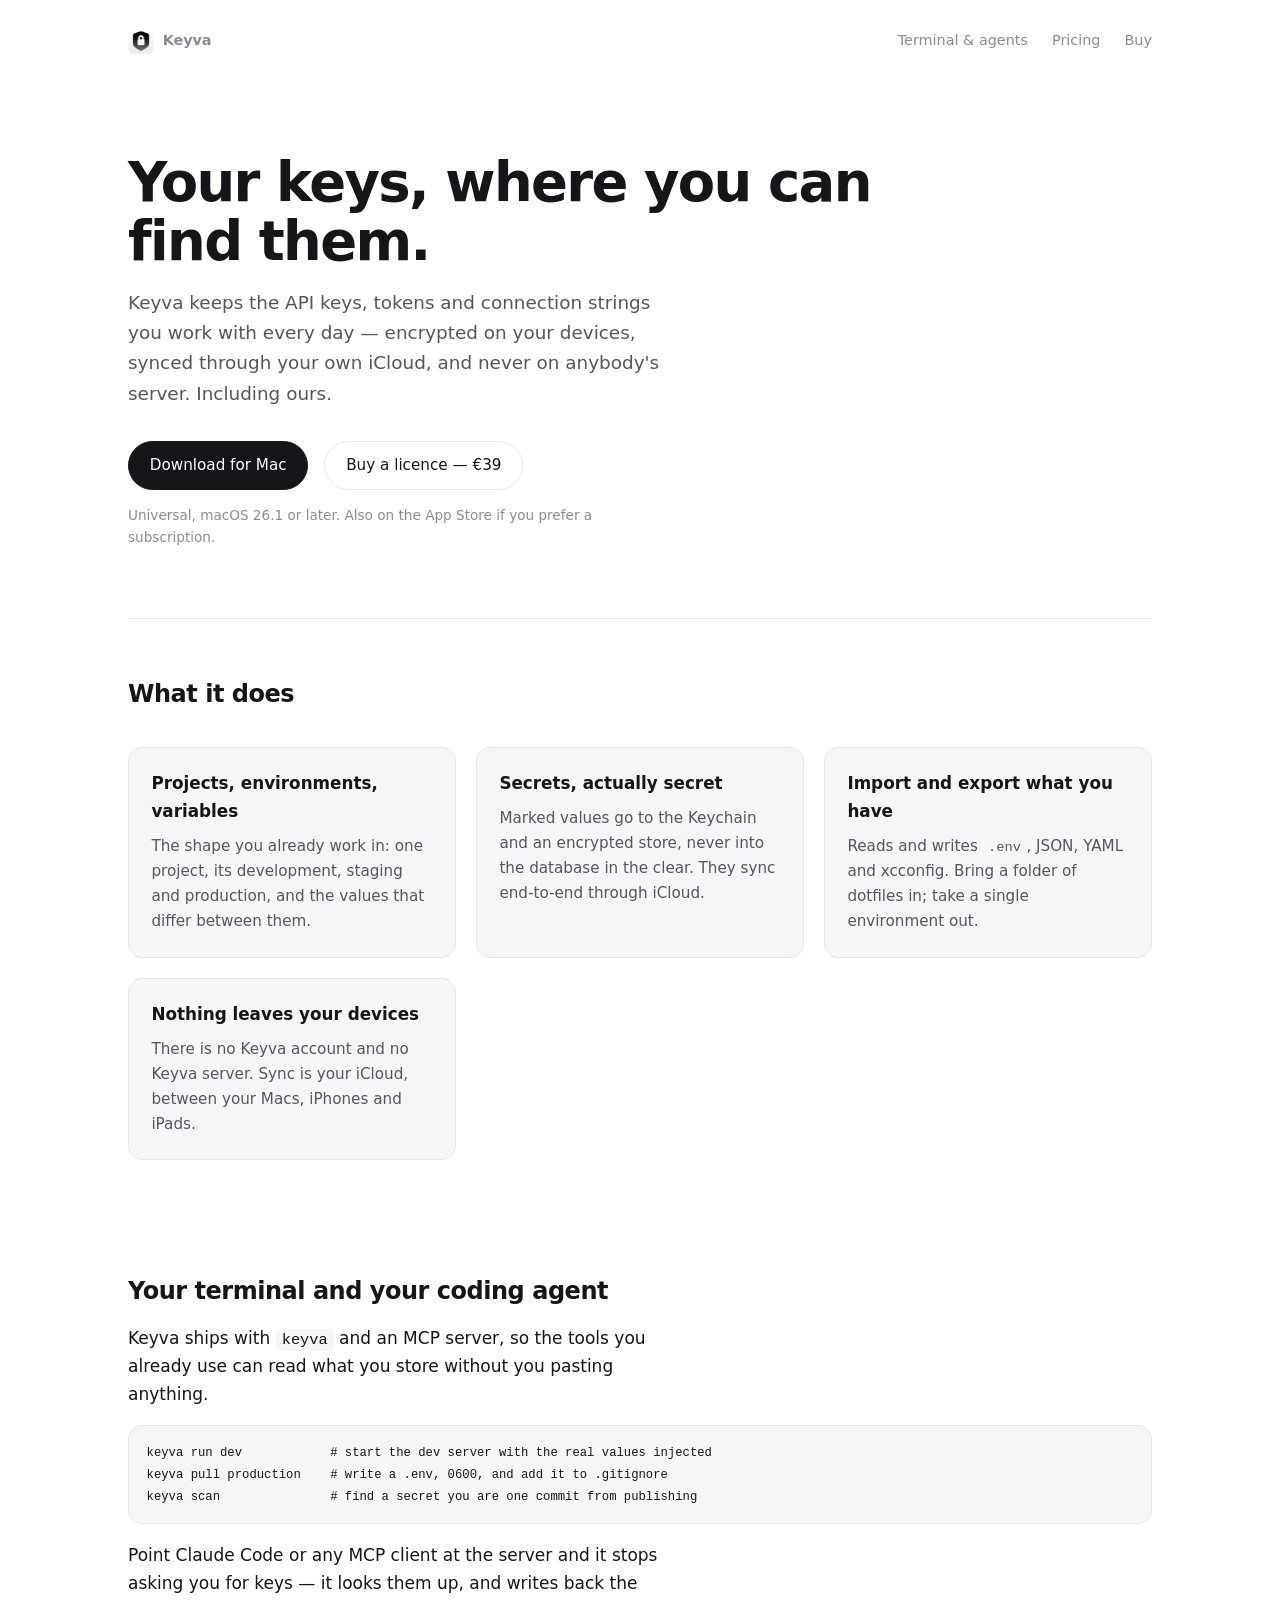
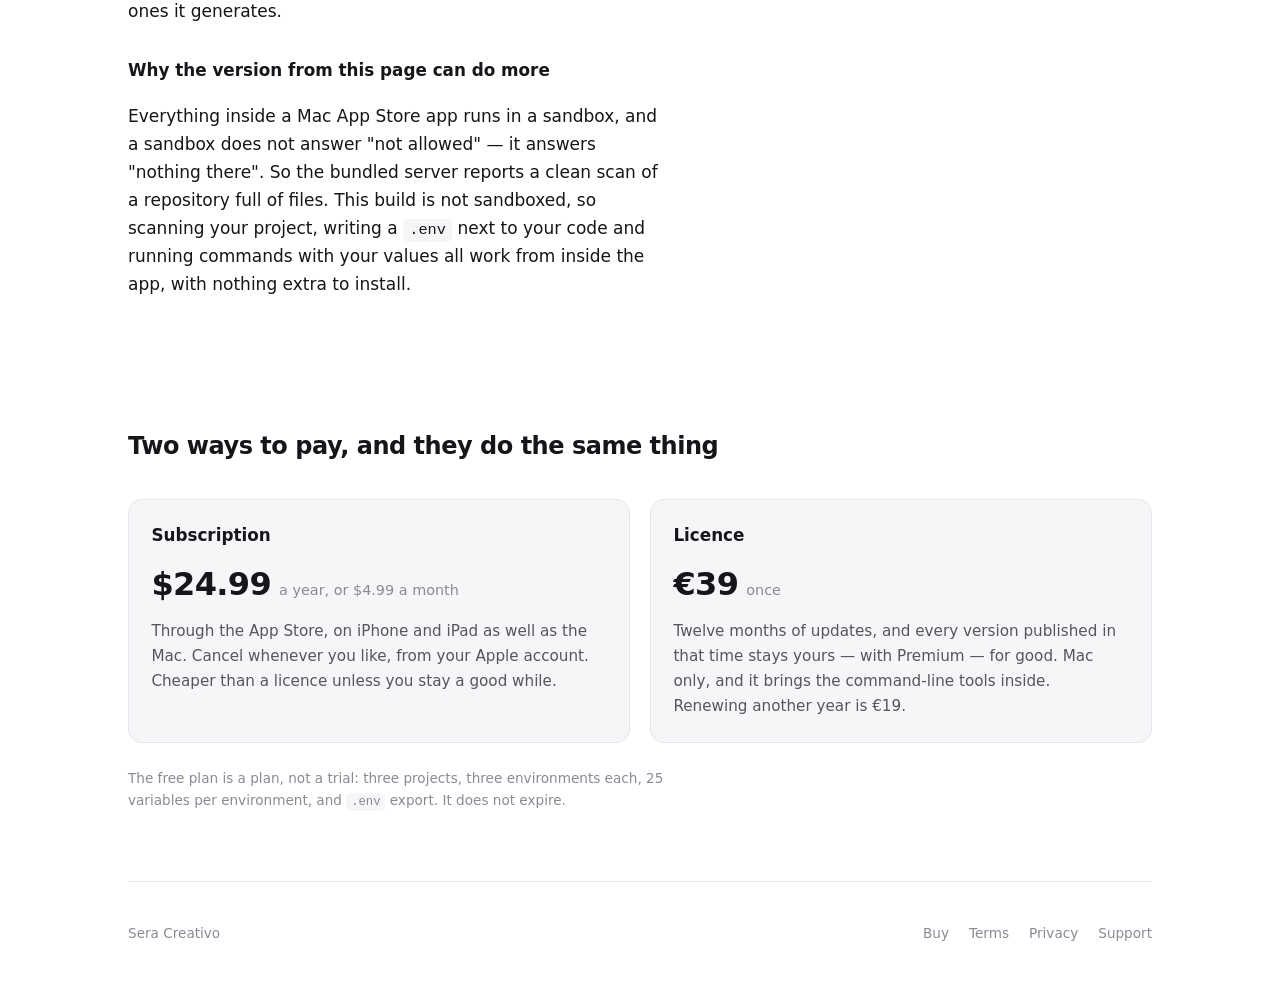
<file: index.html>
<!doctype html>
<html lang="en">
<head>
<meta charset="utf-8">
<meta name="viewport" content="width=device-width, initial-scale=1">
<title>Keyva — environment variables, kept properly</title>
<meta name="description" content="A Mac app for the API keys, tokens and connection strings you work with every day. Encrypted, synced through iCloud, and reachable from your terminal and your coding agent.">
<link rel="stylesheet" href="/style.css">
<link rel="icon" href="/icon.png">
</head>
<body>

<header class="site-head wrap">
    <a class="mark" href="/"><img src="/icon.png" alt=""> Keyva</a>
    <nav>
        <a href="#tools">Terminal &amp; agents</a>
        <a href="#pricing">Pricing</a>
        <a href="/buy/">Buy</a>
    </nav>
</header>

<div class="wrap">

<section class="hero">
    <h1>Your keys, where you can find&nbsp;them.</h1>
    <p class="lede">
        Keyva keeps the API keys, tokens and connection strings you work with every
        day — encrypted on your devices, synced through your own iCloud, and never
        on anybody's server. Including ours.
    </p>
    <div class="actions">
        <a class="button" href="/download">Download for Mac</a>
        <a class="button ghost" href="/buy/">Buy a licence — €39</a>
    </div>
    <p class="note">
        Universal, macOS 26.1 or later. Also on the App&nbsp;Store if you prefer a subscription.
    </p>
</section>

<section>
    <h2>What it does</h2>
    <div class="grid">
        <div class="card">
            <h3>Projects, environments, variables</h3>
            <p>The shape you already work in: one project, its development, staging and production, and the values that differ between them.</p>
        </div>
        <div class="card">
            <h3>Secrets, actually secret</h3>
            <p>Marked values go to the Keychain and an encrypted store, never into the database in the clear. They sync end-to-end through iCloud.</p>
        </div>
        <div class="card">
            <h3>Import and export what you have</h3>
            <p>Reads and writes <code>.env</code>, JSON, YAML and xcconfig. Bring a folder of dotfiles in; take a single environment out.</p>
        </div>
        <div class="card">
            <h3>Nothing leaves your devices</h3>
            <p>There is no Keyva account and no Keyva server. Sync is your iCloud, between your Macs, iPhones and iPads.</p>
        </div>
    </div>
</section>

<section id="tools">
    <h2>Your terminal and your coding agent</h2>
    <p>
        Keyva ships with <code>keyva</code> and an MCP server, so the tools you already
        use can read what you store without you pasting anything.
    </p>

<pre><code>keyva run dev            # start the dev server with the real values injected
keyva pull production    # write a .env, 0600, and add it to .gitignore
keyva scan               # find a secret you are one commit from publishing</code></pre>

    <p>
        Point Claude Code or any MCP client at the server and it stops asking you for
        keys — it looks them up, and writes back the ones it generates.
    </p>

    <h3>Why the version from this page can do more</h3>
    <p>
        Everything inside a Mac App Store app runs in a sandbox, and a sandbox does
        not answer "not allowed" — it answers "nothing there". So the bundled server
        reports a clean scan of a repository full of files. This build is not
        sandboxed, so scanning your project, writing a <code>.env</code> next to your
        code and running commands with your values all work from inside the app,
        with nothing extra to install.
    </p>
</section>

<section id="pricing">
    <h2>Two ways to pay, and they do the same thing</h2>
    <div class="grid">
        <div class="card">
            <h3>Subscription</h3>
            <div class="price"><strong>$24.99</strong> <span>a year, or $4.99 a month</span></div>
            <p>
                Through the App Store, on iPhone and iPad as well as the Mac.
                Cancel whenever you like, from your Apple account. Cheaper than a
                licence unless you stay a good while.
            </p>
        </div>
        <div class="card">
            <h3>Licence</h3>
            <div class="price"><strong>€39</strong> <span>once</span></div>
            <p>
                Twelve months of updates, and every version published in that time
                stays yours — with Premium — for good. Mac only, and it brings the
                command-line tools inside. Renewing another year is €19.
            </p>
        </div>
    </div>
    <p class="note" style="margin-top:1.5rem">
        The free plan is a plan, not a trial: three projects, three environments each,
        25 variables per environment, and <code>.env</code> export. It does not expire.
    </p>
</section>

</div>

<footer class="site-foot wrap">
    <span>Sera Creativo</span>
    <nav>
        <a href="/buy/">Buy</a>
        <a href="/terms/">Terms</a>
        <a href="/privacy/">Privacy</a>
        <a href="mailto:keyva@seracreativo.com">Support</a>
    </nav>
</footer>

</body>
</html>
</file>
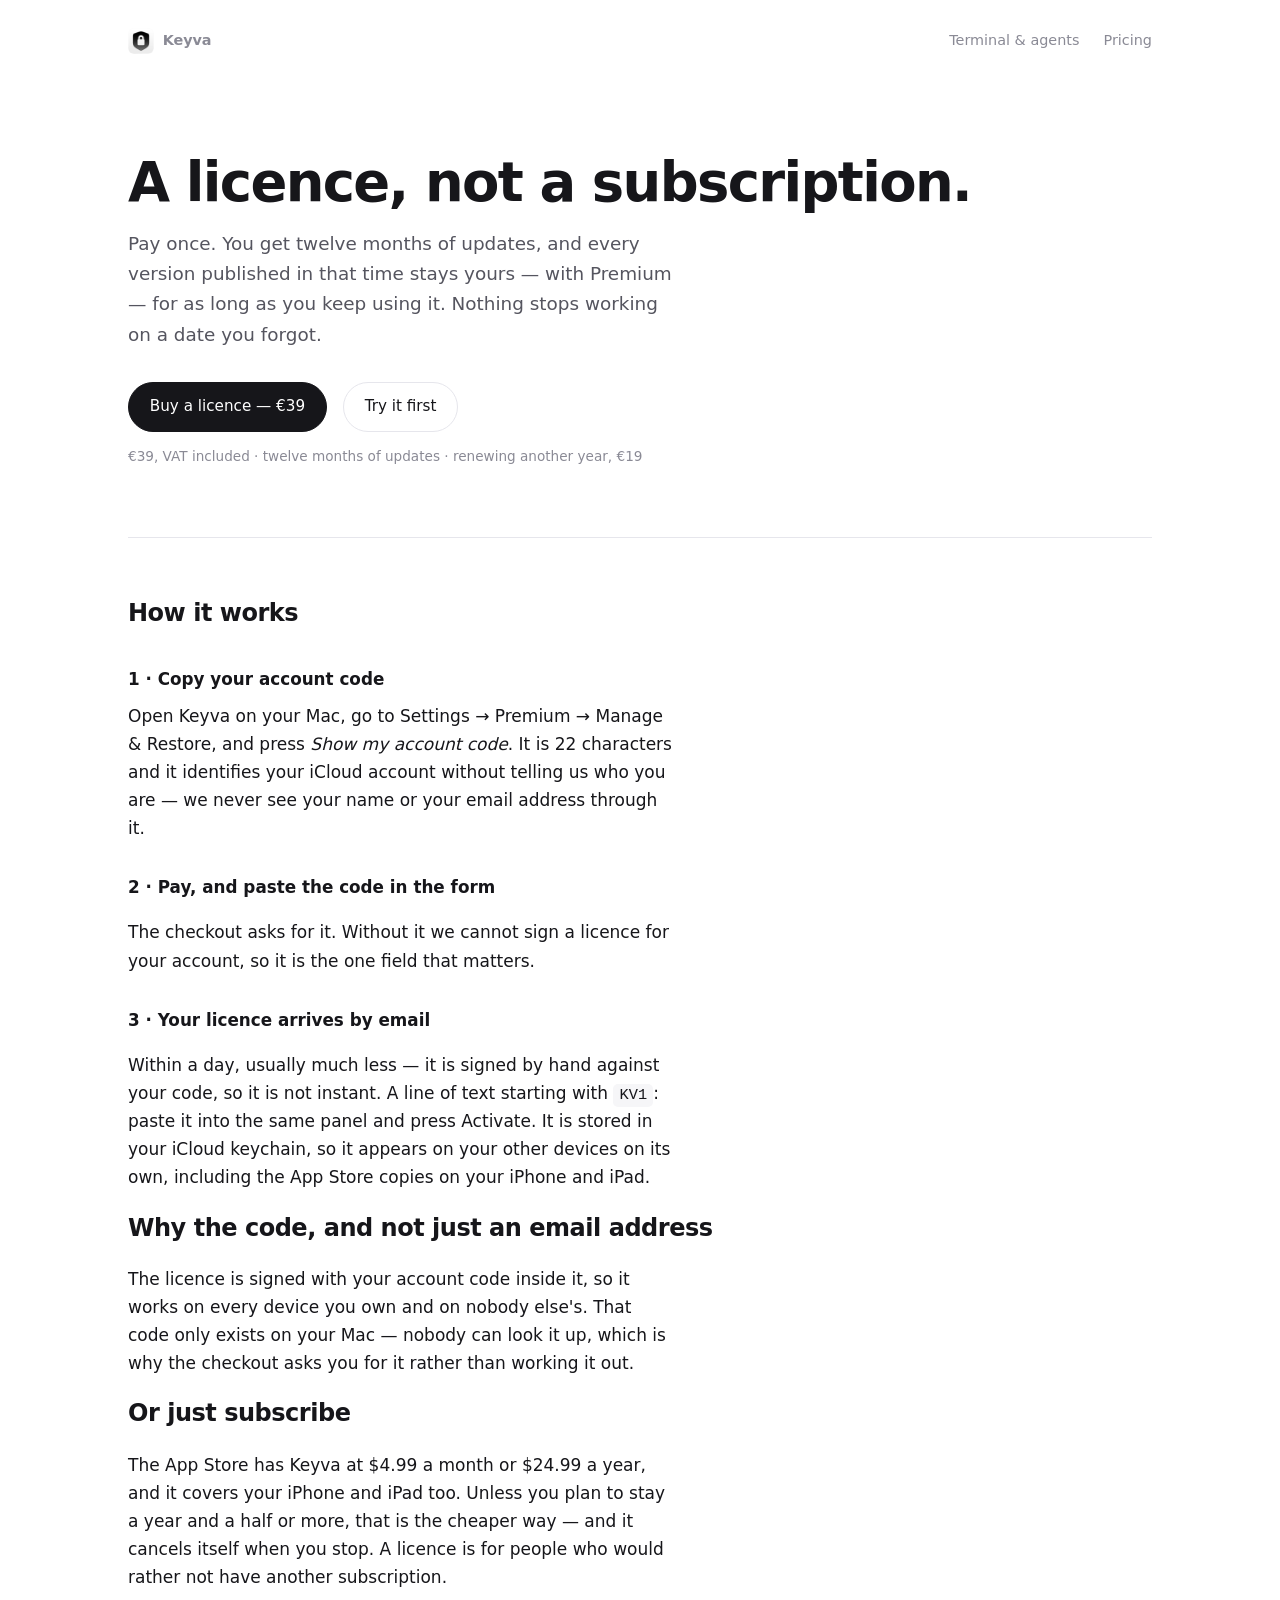
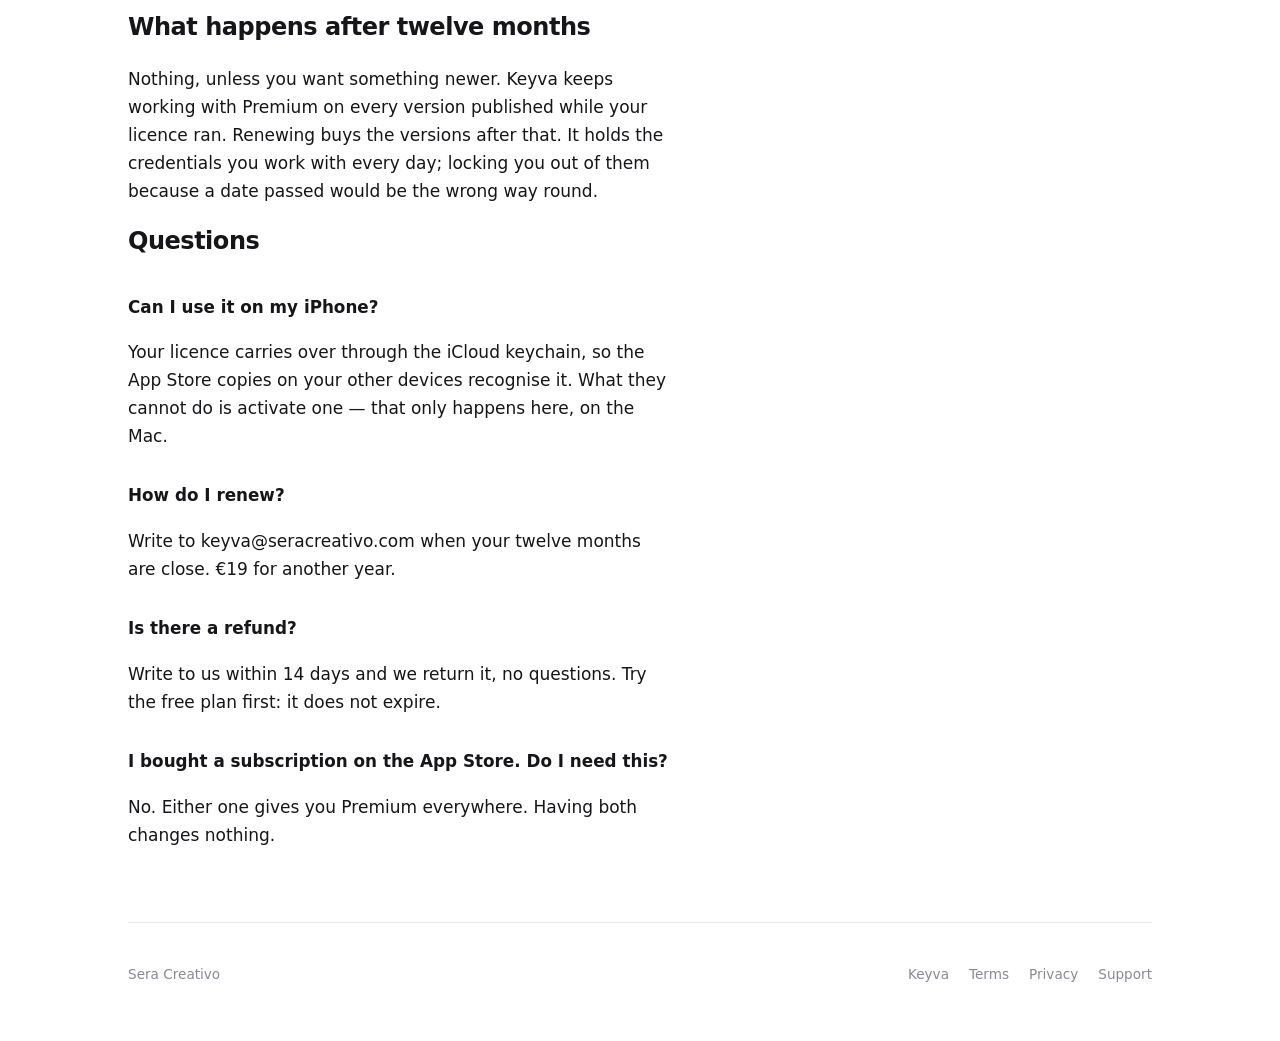
<file: buy/index.html>
<!doctype html>
<html lang="en">
<head>
<meta charset="utf-8">
<meta name="viewport" content="width=device-width, initial-scale=1">
<title>Buy Keyva — a licence, not a subscription</title>
<meta name="description" content="A one-off licence for Keyva on the Mac: twelve months of updates, and the versions it covers are yours forever.">
<link rel="stylesheet" href="/style.css">
<link rel="icon" href="/icon.png">
</head>
<body>

<header class="site-head wrap">
    <a class="mark" href="/"><img src="/icon.png" alt=""> Keyva</a>
    <nav>
        <a href="/#tools">Terminal &amp; agents</a>
        <a href="/#pricing">Pricing</a>
    </nav>
</header>

<div class="wrap">

<section class="hero">
    <h1>A licence, not a&nbsp;subscription.</h1>
    <p class="lede">
        Pay once. You get twelve months of updates, and every version published in
        that time stays yours — with Premium — for as long as you keep using it.
        Nothing stops working on a date you forgot.
    </p>
    <div class="actions">
        <a class="button" href="https://buy.stripe.com/00wdRacS96T702j9VyfrW00">Buy a licence — €39</a>
        <a class="button ghost" href="/download">Try it first</a>
    </div>
    <p class="note">€39, VAT included · twelve months of updates · renewing another year, €19</p>
</section>

<section>
    <h2>How it works</h2>

    <h3>1 · Copy your account code</h3>
    <p>
        Open Keyva on your Mac, go to Settings → Premium → Manage &amp; Restore, and
        press <em>Show my account code</em>. It is 22 characters and it identifies
        your iCloud account without telling us who you are — we never see your name
        or your email address through it.
    </p>

    <h3>2 · Pay, and paste the code in the form</h3>
    <p>
        The checkout asks for it. Without it we cannot sign a licence for your
        account, so it is the one field that matters.
    </p>

    <h3>3 · Your licence arrives by email</h3>
    <p>
        Within a day, usually much less — it is signed by hand against your code, so
        it is not instant. A line of text starting with <code>KV1</code>: paste it
        into the same panel and press Activate. It is stored in your iCloud keychain,
        so it appears on your other devices on its own, including the App Store
        copies on your iPhone and iPad.
    </p>

    <h2>Why the code, and not just an email address</h2>
    <p>
        The licence is signed with your account code inside it, so it works on every
        device you own and on nobody else's. That code only exists on your Mac —
        nobody can look it up, which is why the checkout asks you for it rather than
        working it out.
    </p>

    <h2>Or just subscribe</h2>
    <p>
        The App Store has Keyva at $4.99 a month or $24.99 a year, and it covers
        your iPhone and iPad too. Unless you plan to stay a year and a half or
        more, that is the cheaper way — and it cancels itself when you stop. A
        licence is for people who would rather not have another subscription.
    </p>

    <h2>What happens after twelve months</h2>
    <p>
        Nothing, unless you want something newer. Keyva keeps working with Premium on
        every version published while your licence ran. Renewing buys the versions
        after that. It holds the credentials you work with every day; locking you out
        of them because a date passed would be the wrong way round.
    </p>

    <h2>Questions</h2>
    <h3>Can I use it on my iPhone?</h3>
    <p>
        Your licence carries over through the iCloud keychain, so the App Store copies
        on your other devices recognise it. What they cannot do is activate one —
        that only happens here, on the Mac.
    </p>
    <h3>How do I renew?</h3>
    <p>Write to keyva@seracreativo.com when your twelve months are close. €19 for another year.</p>
    <h3>Is there a refund?</h3>
    <p>
        Write to us within 14 days and we return it, no questions. Try the free plan
        first: it does not expire.
    </p>
    <h3>I bought a subscription on the App Store. Do I need this?</h3>
    <p>No. Either one gives you Premium everywhere. Having both changes nothing.</p>
</section>

</div>

<footer class="site-foot wrap">
    <span>Sera Creativo</span>
    <nav>
        <a href="/">Keyva</a>
        <a href="/terms/">Terms</a>
        <a href="/privacy/">Privacy</a>
        <a href="mailto:keyva@seracreativo.com">Support</a>
    </nav>
</footer>

</body>
</html>
</file>
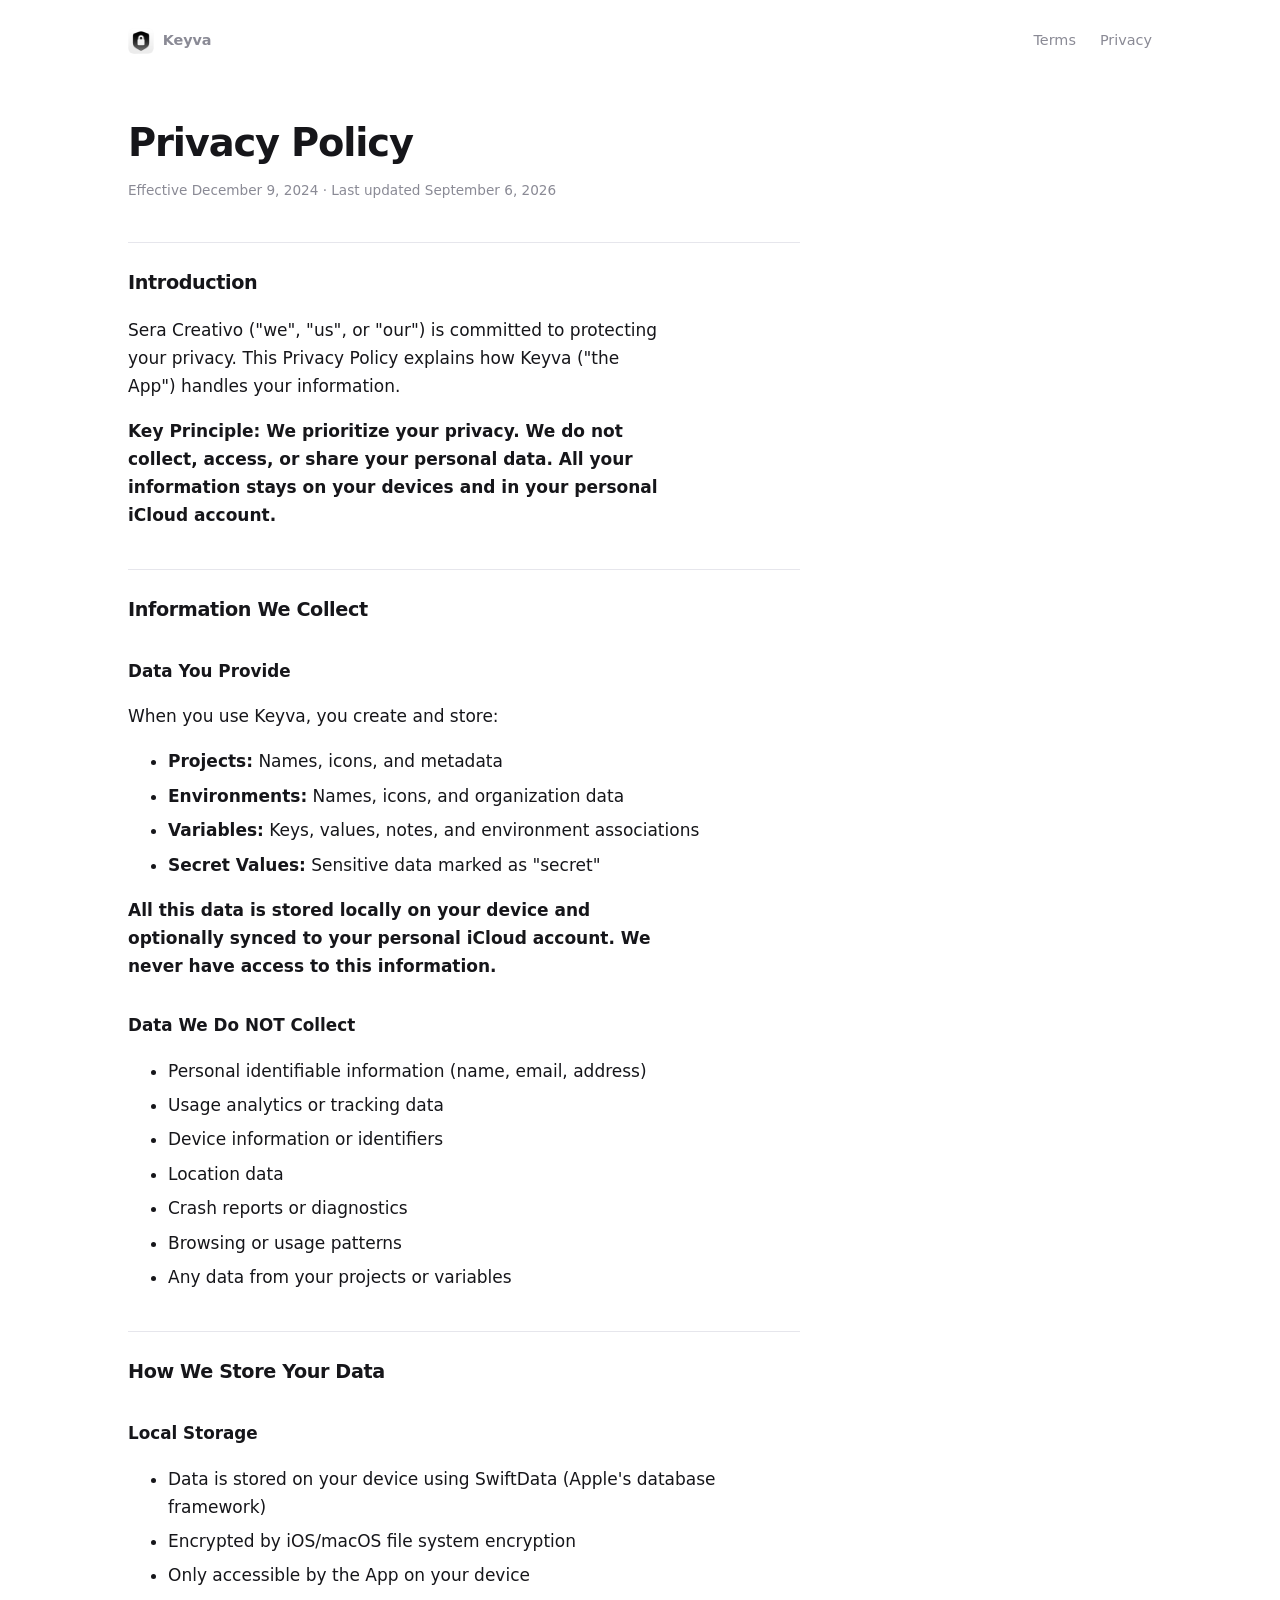
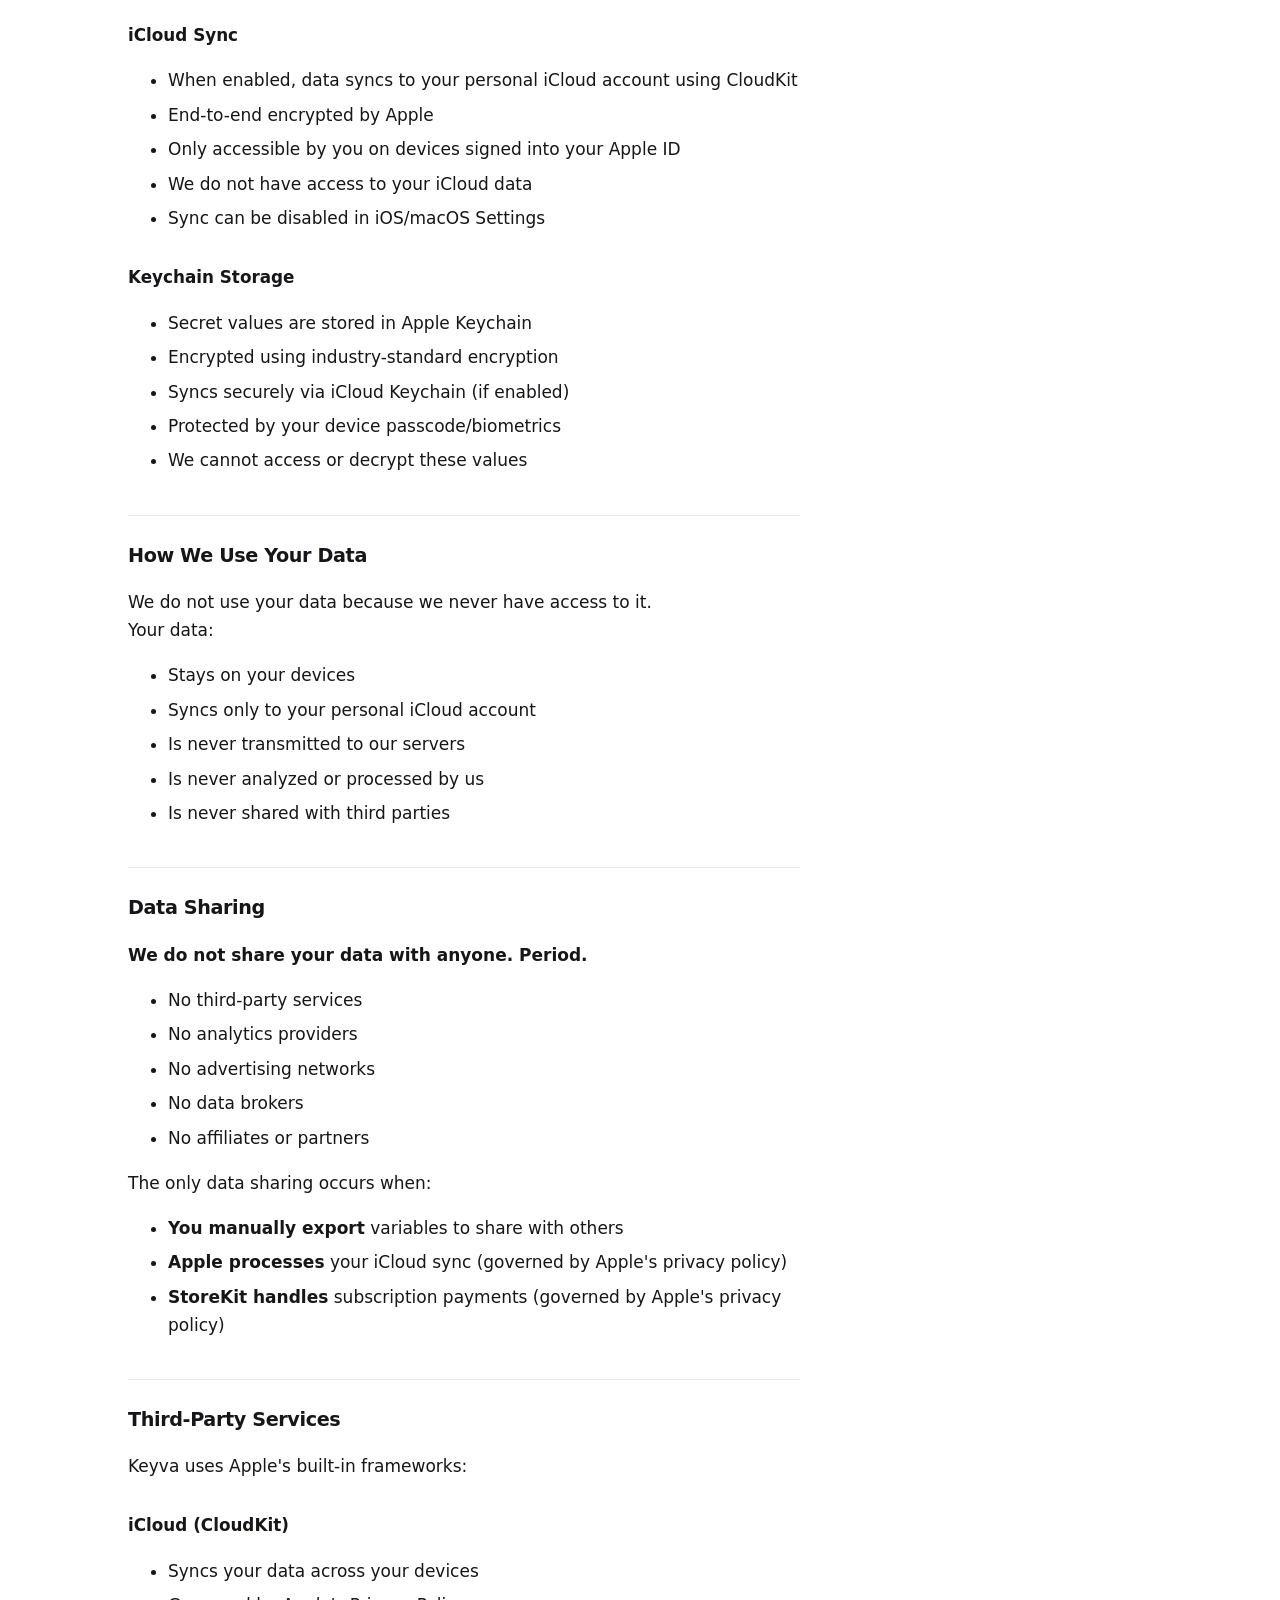
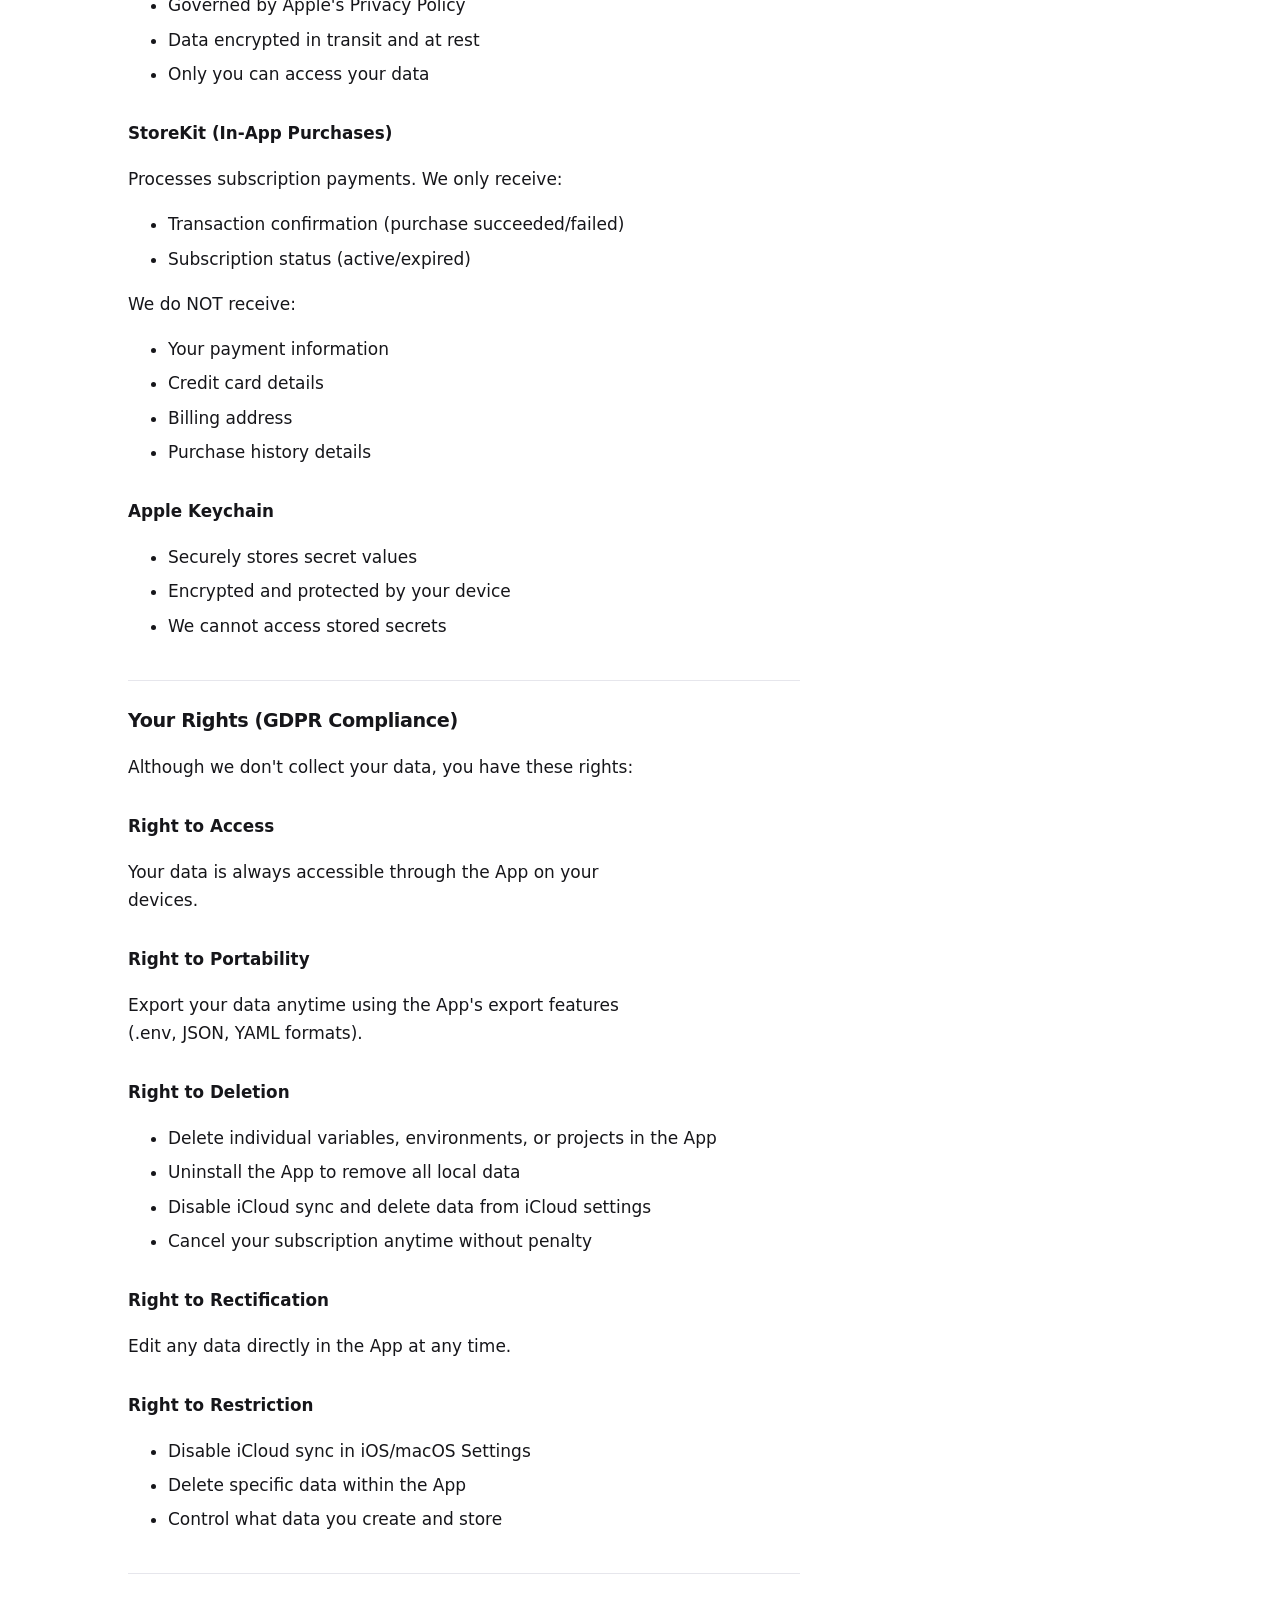
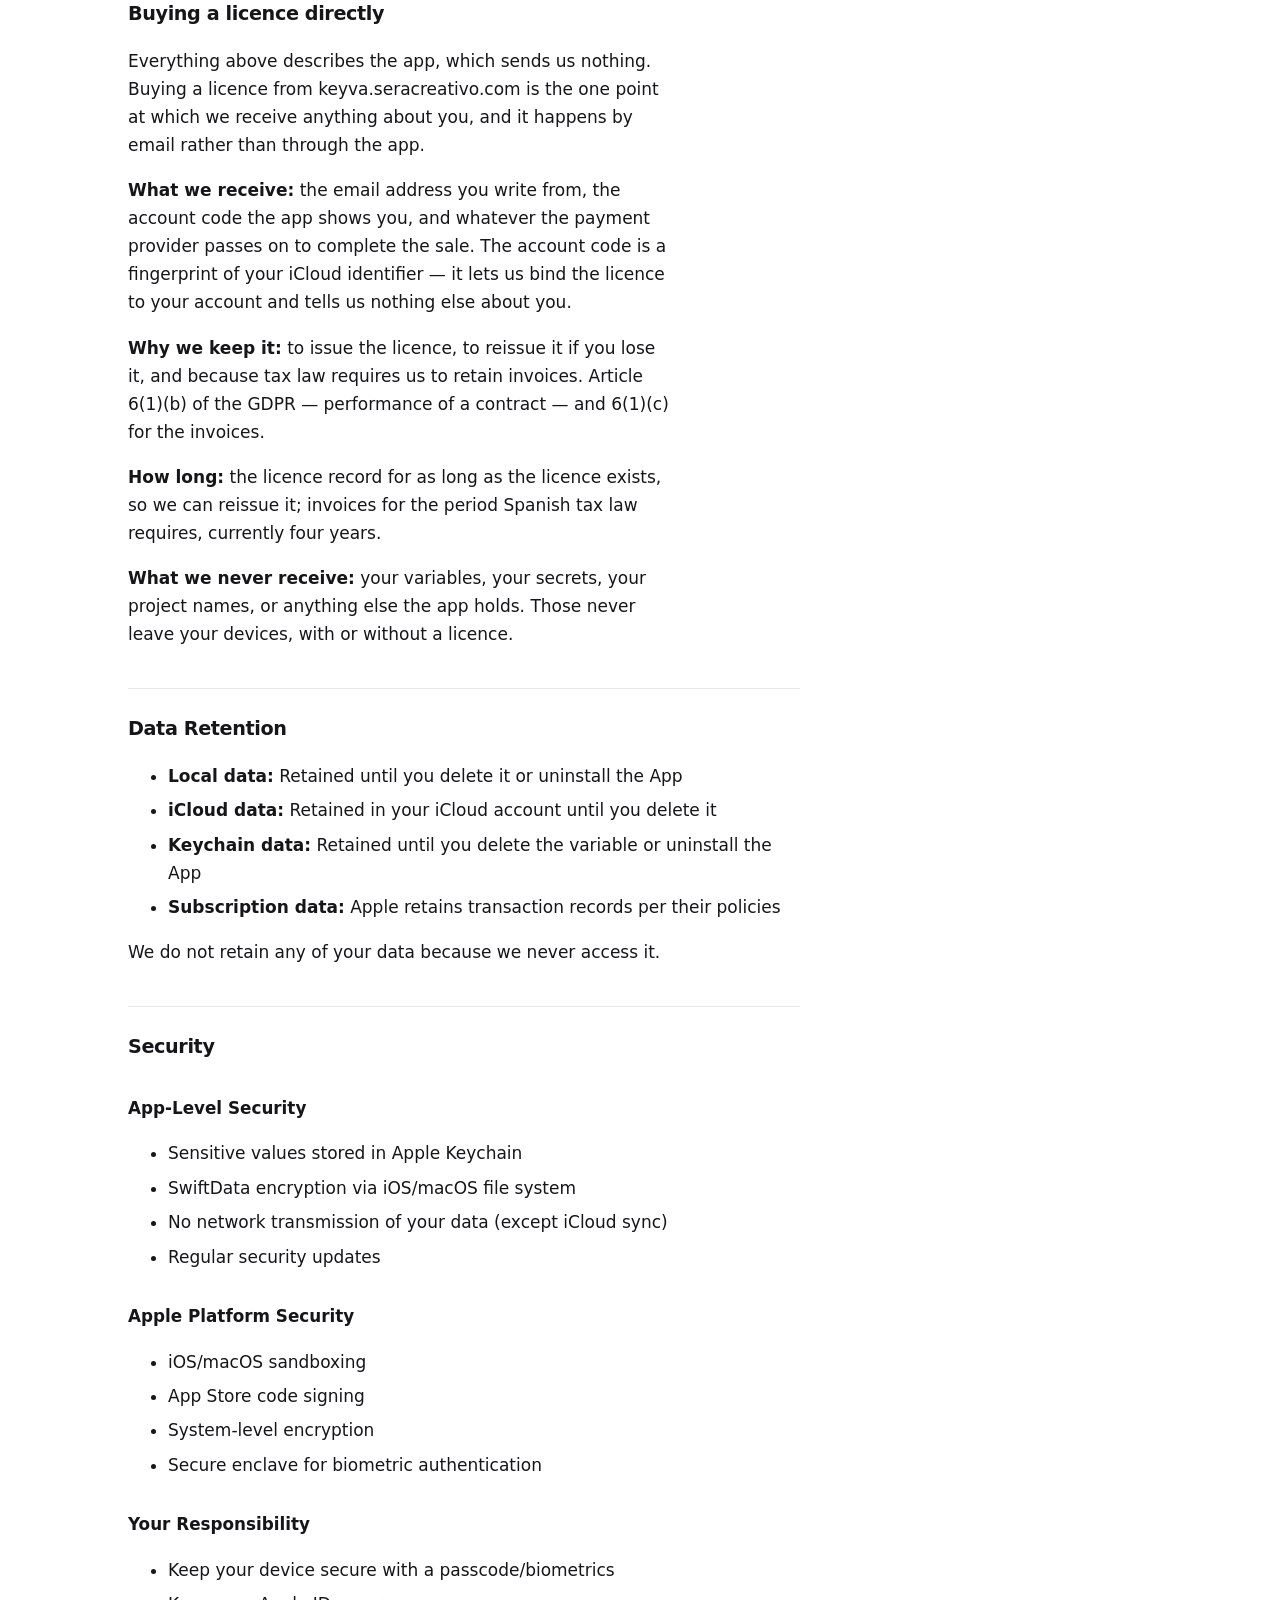
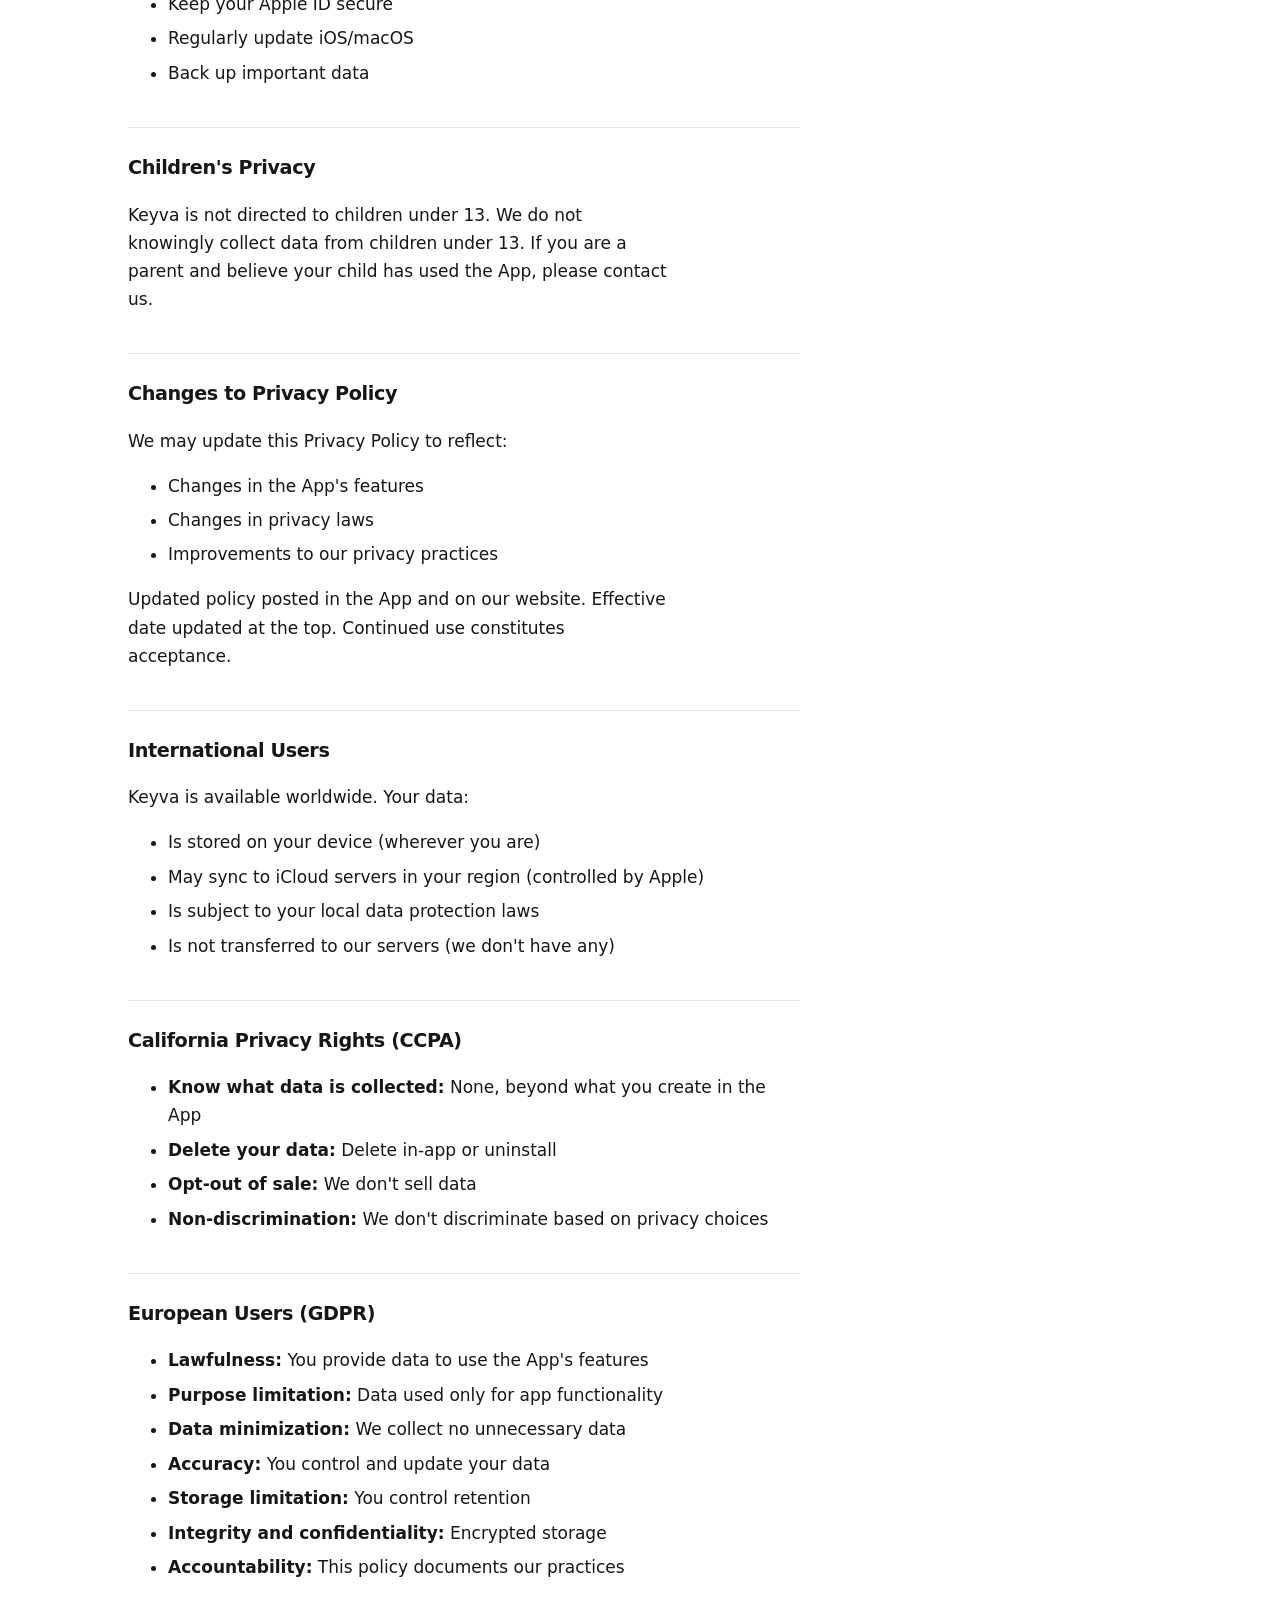
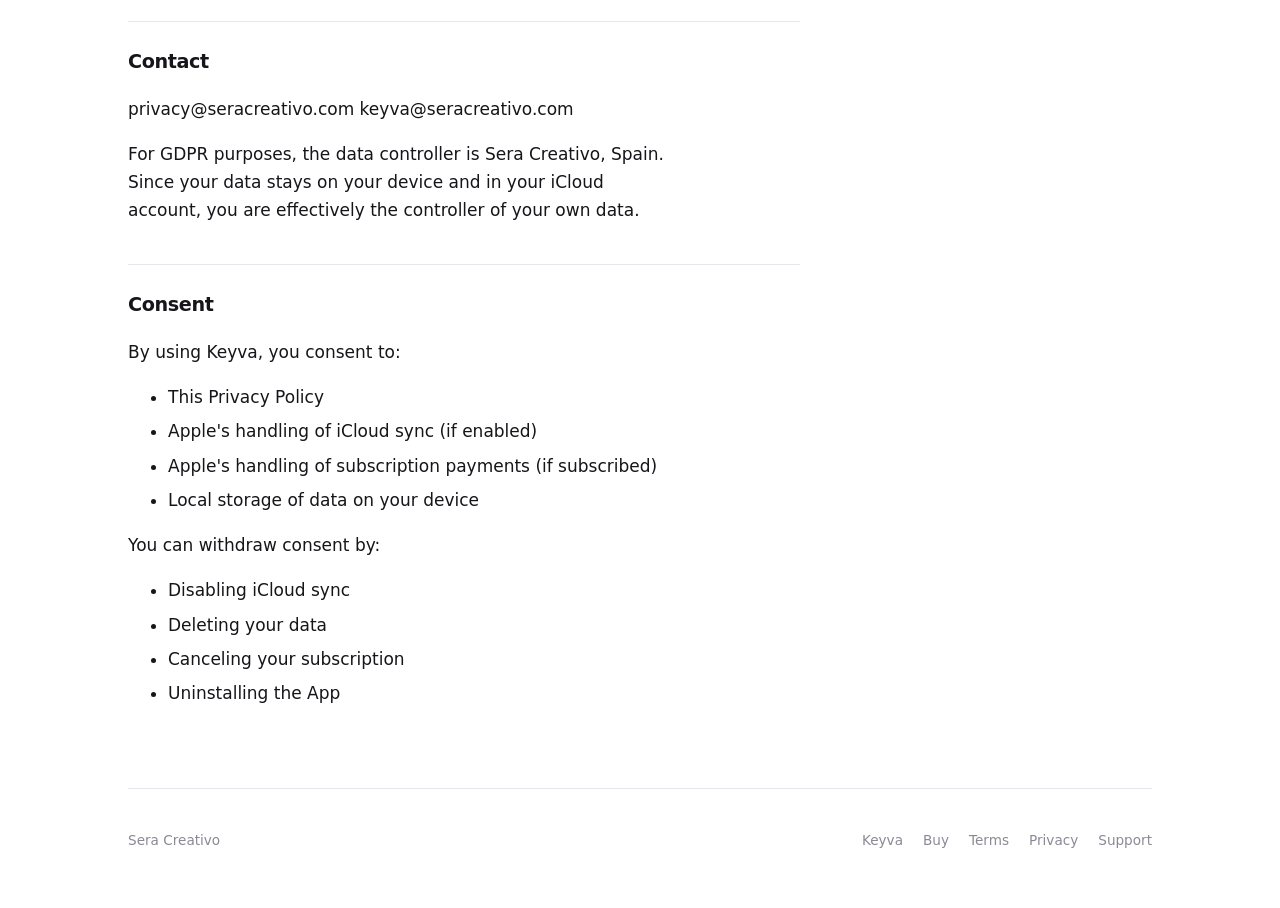
<file: privacy/index.html>
<!doctype html>
<html lang="en">
<head>
<meta charset="utf-8">
<meta name="viewport" content="width=device-width, initial-scale=1">
<title>Privacy Policy — Keyva</title>
<meta name="description" content="Privacy Policy for Keyva.">
<link rel="stylesheet" href="/style.css">
<link rel="icon" href="/icon.png">
</head>
<body>

<header class="site-head wrap">
    <a class="mark" href="/"><img src="/icon.png" alt=""> Keyva</a>
    <nav>
        <a href="/terms/">Terms</a>
        <a href="/privacy/">Privacy</a>
    </nav>
</header>

<div class="wrap">
<article class="prose">
<h1>Privacy Policy</h1>
<p class="updated">Effective December 9, 2024 · Last updated September 6, 2026</p>
<h2>Introduction</h2>
<p>Sera Creativo ("we", "us", or "our") is committed to protecting your privacy. This Privacy Policy explains how Keyva ("the App") handles your information.</p>
<p><strong> Key Principle: We prioritize your privacy. We do not collect, access, or share your personal data. All your information stays on your devices and in your personal iCloud account. </strong></p>
<h2>Information We Collect</h2>
<h3>Data You Provide</h3>
<p>When you use Keyva, you create and store:</p>
<ul>
    <li><strong>Projects:</strong> Names, icons, and metadata</li>
    <li><strong>Environments:</strong> Names, icons, and organization data</li>
    <li><strong>Variables:</strong> Keys, values, notes, and environment associations</li>
    <li><strong>Secret Values:</strong> Sensitive data marked as "secret"</li>
</ul>
<p><strong> All this data is stored locally on your device and optionally synced to your personal iCloud account. We never have access to this information. </strong></p>
<h3>Data We Do NOT Collect</h3>
<ul>
    <li>Personal identifiable information (name, email, address)</li>
    <li>Usage analytics or tracking data</li>
    <li>Device information or identifiers</li>
    <li>Location data</li>
    <li>Crash reports or diagnostics</li>
    <li>Browsing or usage patterns</li>
    <li>Any data from your projects or variables</li>
</ul>
<h2>How We Store Your Data</h2>
<h3>Local Storage</h3>
<ul>
    <li>Data is stored on your device using SwiftData (Apple's database framework)</li>
    <li>Encrypted by iOS/macOS file system encryption</li>
    <li>Only accessible by the App on your device</li>
</ul>
<h3>iCloud Sync</h3>
<ul>
    <li>When enabled, data syncs to your personal iCloud account using CloudKit</li>
    <li>End-to-end encrypted by Apple</li>
    <li>Only accessible by you on devices signed into your Apple ID</li>
    <li>We do not have access to your iCloud data</li>
    <li>Sync can be disabled in iOS/macOS Settings</li>
</ul>
<h3>Keychain Storage</h3>
<ul>
    <li>Secret values are stored in Apple Keychain</li>
    <li>Encrypted using industry-standard encryption</li>
    <li>Syncs securely via iCloud Keychain (if enabled)</li>
    <li>Protected by your device passcode/biometrics</li>
    <li>We cannot access or decrypt these values</li>
</ul>
<h2>How We Use Your Data</h2>
<p>We do not use your data because we never have access to it. Your data:</p>
<ul>
    <li>Stays on your devices</li>
    <li>Syncs only to your personal iCloud account</li>
    <li>Is never transmitted to our servers</li>
    <li>Is never analyzed or processed by us</li>
    <li>Is never shared with third parties</li>
</ul>
<h2>Data Sharing</h2>
<p><strong>We do not share your data with anyone. Period.</strong></p>
<ul>
    <li>No third-party services</li>
    <li>No analytics providers</li>
    <li>No advertising networks</li>
    <li>No data brokers</li>
    <li>No affiliates or partners</li>
</ul>
<p>The only data sharing occurs when:</p>
<ul>
    <li><strong>You manually export</strong> variables to share with others</li>
    <li><strong>Apple processes</strong> your iCloud sync (governed by Apple's privacy policy)</li>
    <li><strong>StoreKit handles</strong> subscription payments (governed by Apple's privacy policy)</li>
</ul>
<h2>Third-Party Services</h2>
<p>Keyva uses Apple's built-in frameworks:</p>
<h3>iCloud (CloudKit)</h3>
<ul>
    <li>Syncs your data across your devices</li>
    <li>Governed by Apple's Privacy Policy</li>
    <li>Data encrypted in transit and at rest</li>
    <li>Only you can access your data</li>
</ul>
<h3>StoreKit (In-App Purchases)</h3>
<p>Processes subscription payments. We only receive:</p>
<ul>
    <li>Transaction confirmation (purchase succeeded/failed)</li>
    <li>Subscription status (active/expired)</li>
</ul>
<p>We do NOT receive:</p>
<ul>
    <li>Your payment information</li>
    <li>Credit card details</li>
    <li>Billing address</li>
    <li>Purchase history details</li>
</ul>
<h3>Apple Keychain</h3>
<ul>
    <li>Securely stores secret values</li>
    <li>Encrypted and protected by your device</li>
    <li>We cannot access stored secrets</li>
</ul>
<h2>Your Rights (GDPR Compliance)</h2>
<p>Although we don't collect your data, you have these rights:</p>
<h3>Right to Access</h3>
<p>Your data is always accessible through the App on your devices.</p>
<h3>Right to Portability</h3>
<p>Export your data anytime using the App's export features (.env, JSON, YAML formats).</p>
<h3>Right to Deletion</h3>
<ul>
    <li>Delete individual variables, environments, or projects in the App</li>
    <li>Uninstall the App to remove all local data</li>
    <li>Disable iCloud sync and delete data from iCloud settings</li>
    <li>Cancel your subscription anytime without penalty</li>
</ul>
<h3>Right to Rectification</h3>
<p>Edit any data directly in the App at any time.</p>
<h3>Right to Restriction</h3>
<ul>
    <li>Disable iCloud sync in iOS/macOS Settings</li>
    <li>Delete specific data within the App</li>
    <li>Control what data you create and store</li>
</ul>
<h2>Buying a licence directly</h2>
<p>Everything above describes the app, which sends us nothing. Buying a licence
from keyva.seracreativo.com is the one point at which we receive anything about
you, and it happens by email rather than through the app.</p>
<p><strong>What we receive:</strong> the email address you write from, the account
code the app shows you, and whatever the payment provider passes on to complete the
sale. The account code is a fingerprint of your iCloud identifier — it lets us bind
the licence to your account and tells us nothing else about you.</p>
<p><strong>Why we keep it:</strong> to issue the licence, to reissue it if you lose
it, and because tax law requires us to retain invoices. Article 6(1)(b) of the GDPR
— performance of a contract — and 6(1)(c) for the invoices.</p>
<p><strong>How long:</strong> the licence record for as long as the licence exists,
so we can reissue it; invoices for the period Spanish tax law requires, currently
four years.</p>
<p><strong>What we never receive:</strong> your variables, your secrets, your
project names, or anything else the app holds. Those never leave your devices, with
or without a licence.</p>

<h2>Data Retention</h2>
<ul>
    <li><strong>Local data:</strong> Retained until you delete it or uninstall the App</li>
    <li><strong>iCloud data:</strong> Retained in your iCloud account until you delete it</li>
    <li><strong>Keychain data:</strong> Retained until you delete the variable or uninstall the App</li>
    <li><strong>Subscription data:</strong> Apple retains transaction records per their policies</li>
</ul>
<p>We do not retain any of your data because we never access it.</p>
<h2>Security</h2>
<h3>App-Level Security</h3>
<ul>
    <li>Sensitive values stored in Apple Keychain</li>
    <li>SwiftData encryption via iOS/macOS file system</li>
    <li>No network transmission of your data (except iCloud sync)</li>
    <li>Regular security updates</li>
</ul>
<h3>Apple Platform Security</h3>
<ul>
    <li>iOS/macOS sandboxing</li>
    <li>App Store code signing</li>
    <li>System-level encryption</li>
    <li>Secure enclave for biometric authentication</li>
</ul>
<h3>Your Responsibility</h3>
<ul>
    <li>Keep your device secure with a passcode/biometrics</li>
    <li>Keep your Apple ID secure</li>
    <li>Regularly update iOS/macOS</li>
    <li>Back up important data</li>
</ul>
<h2>Children's Privacy</h2>
<p>Keyva is not directed to children under 13. We do not knowingly collect data from children under 13. If you are a parent and believe your child has used the App, please contact us.</p>
<h2>Changes to Privacy Policy</h2>
<p>We may update this Privacy Policy to reflect:</p>
<ul>
    <li>Changes in the App's features</li>
    <li>Changes in privacy laws</li>
    <li>Improvements to our privacy practices</li>
</ul>
<p>Updated policy posted in the App and on our website. Effective date updated at the top. Continued use constitutes acceptance.</p>
<h2>International Users</h2>
<p>Keyva is available worldwide. Your data:</p>
<ul>
    <li>Is stored on your device (wherever you are)</li>
    <li>May sync to iCloud servers in your region (controlled by Apple)</li>
    <li>Is subject to your local data protection laws</li>
    <li>Is not transferred to our servers (we don't have any)</li>
</ul>
<h2>California Privacy Rights (CCPA)</h2>
<ul>
    <li><strong>Know what data is collected:</strong> None, beyond what you create in the App</li>
    <li><strong>Delete your data:</strong> Delete in-app or uninstall</li>
    <li><strong>Opt-out of sale:</strong> We don't sell data</li>
    <li><strong>Non-discrimination:</strong> We don't discriminate based on privacy choices</li>
</ul>
<h2>European Users (GDPR)</h2>
<ul>
    <li><strong>Lawfulness:</strong> You provide data to use the App's features</li>
    <li><strong>Purpose limitation:</strong> Data used only for app functionality</li>
    <li><strong>Data minimization:</strong> We collect no unnecessary data</li>
    <li><strong>Accuracy:</strong> You control and update your data</li>
    <li><strong>Storage limitation:</strong> You control retention</li>
    <li><strong>Integrity and confidentiality:</strong> Encrypted storage</li>
    <li><strong>Accountability:</strong> This policy documents our practices</li>
</ul>
<h2>Contact</h2>
<p>privacy@seracreativo.com keyva@seracreativo.com</p>
<p>For GDPR purposes, the data controller is Sera Creativo, Spain. Since your data stays on your device and in your iCloud account, you are effectively the controller of your own data.</p>
<h2>Consent</h2>
<p>By using Keyva, you consent to:</p>
<ul>
    <li>This Privacy Policy</li>
    <li>Apple's handling of iCloud sync (if enabled)</li>
    <li>Apple's handling of subscription payments (if subscribed)</li>
    <li>Local storage of data on your device</li>
</ul>
<p>You can withdraw consent by:</p>
<ul>
    <li>Disabling iCloud sync</li>
    <li>Deleting your data</li>
    <li>Canceling your subscription</li>
    <li>Uninstalling the App</li>
</ul>
</article>
</div>

<footer class="site-foot wrap">
    <span>Sera Creativo</span>
    <nav>
        <a href="/">Keyva</a>
        <a href="/buy/">Buy</a>
        <a href="/terms/">Terms</a>
        <a href="/privacy/">Privacy</a>
        <a href="mailto:keyva@seracreativo.com">Support</a>
    </nav>
</footer>

</body>
</html>
</file>
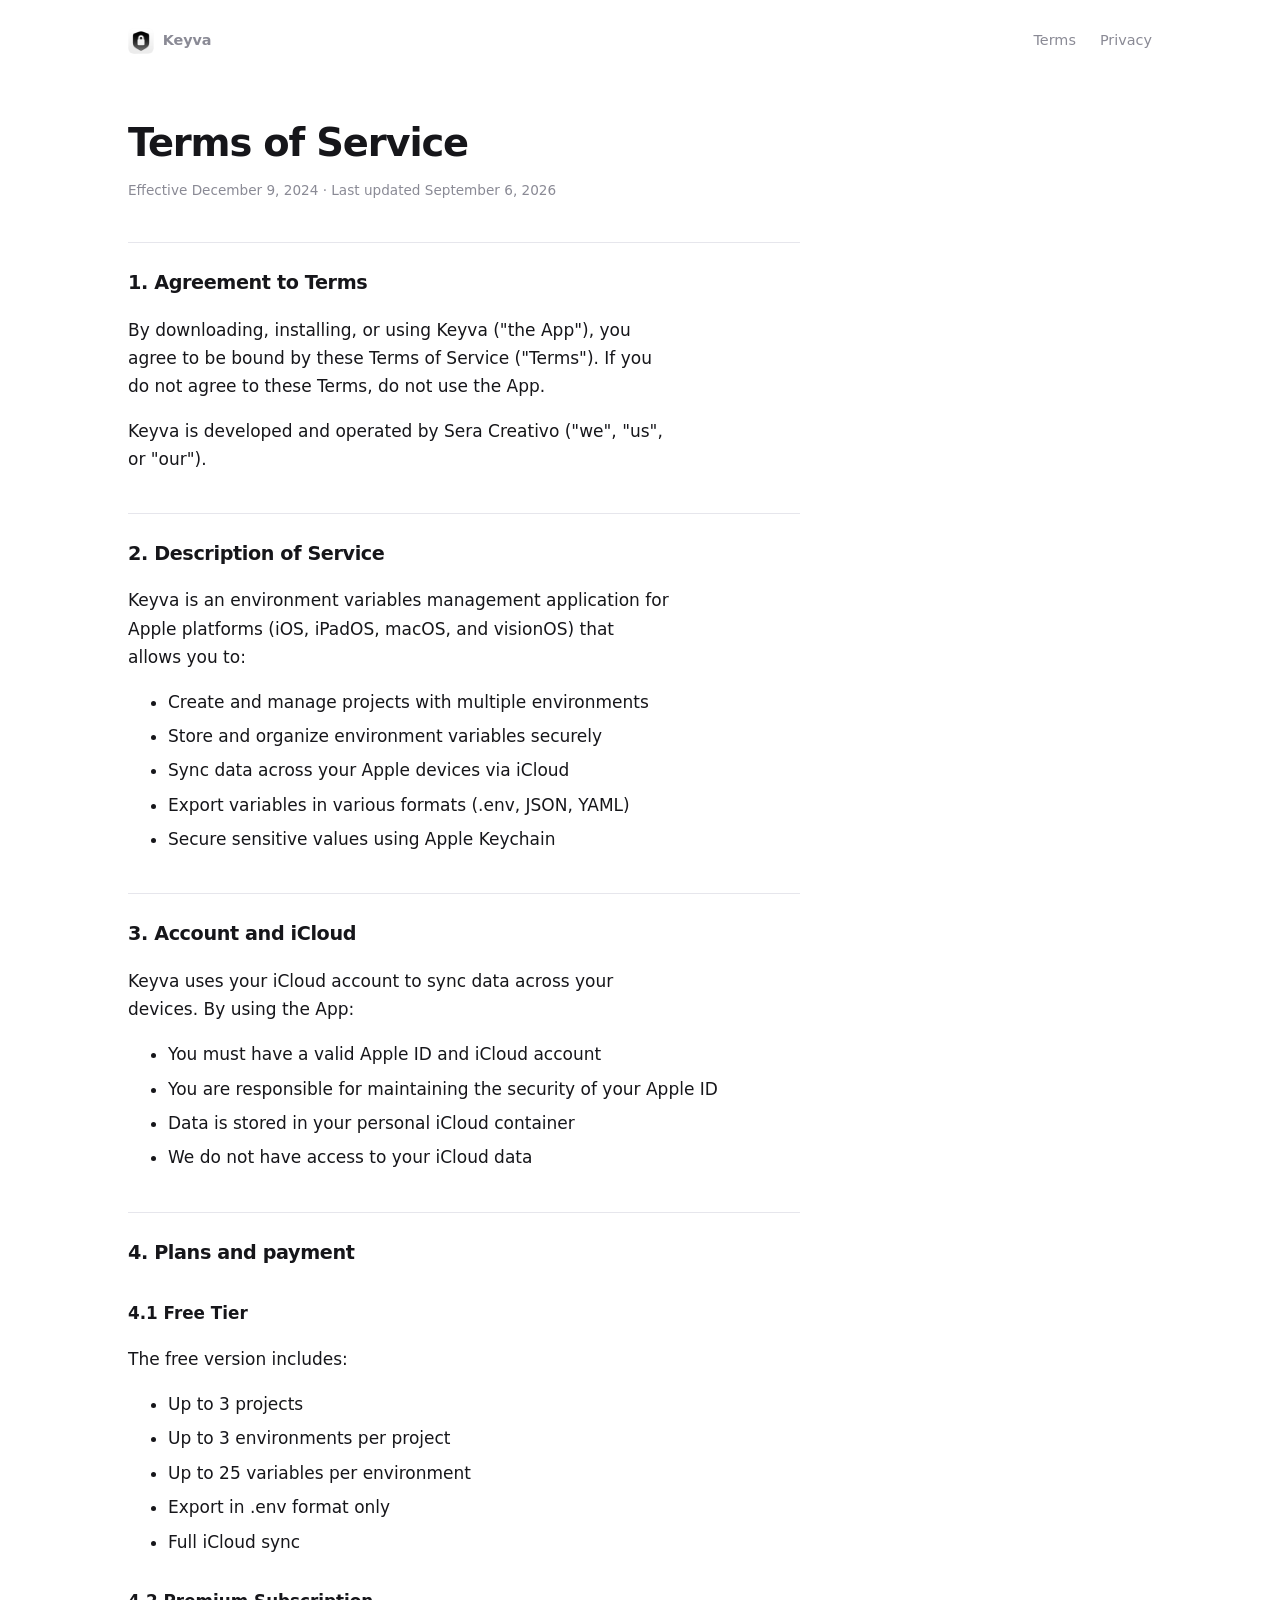
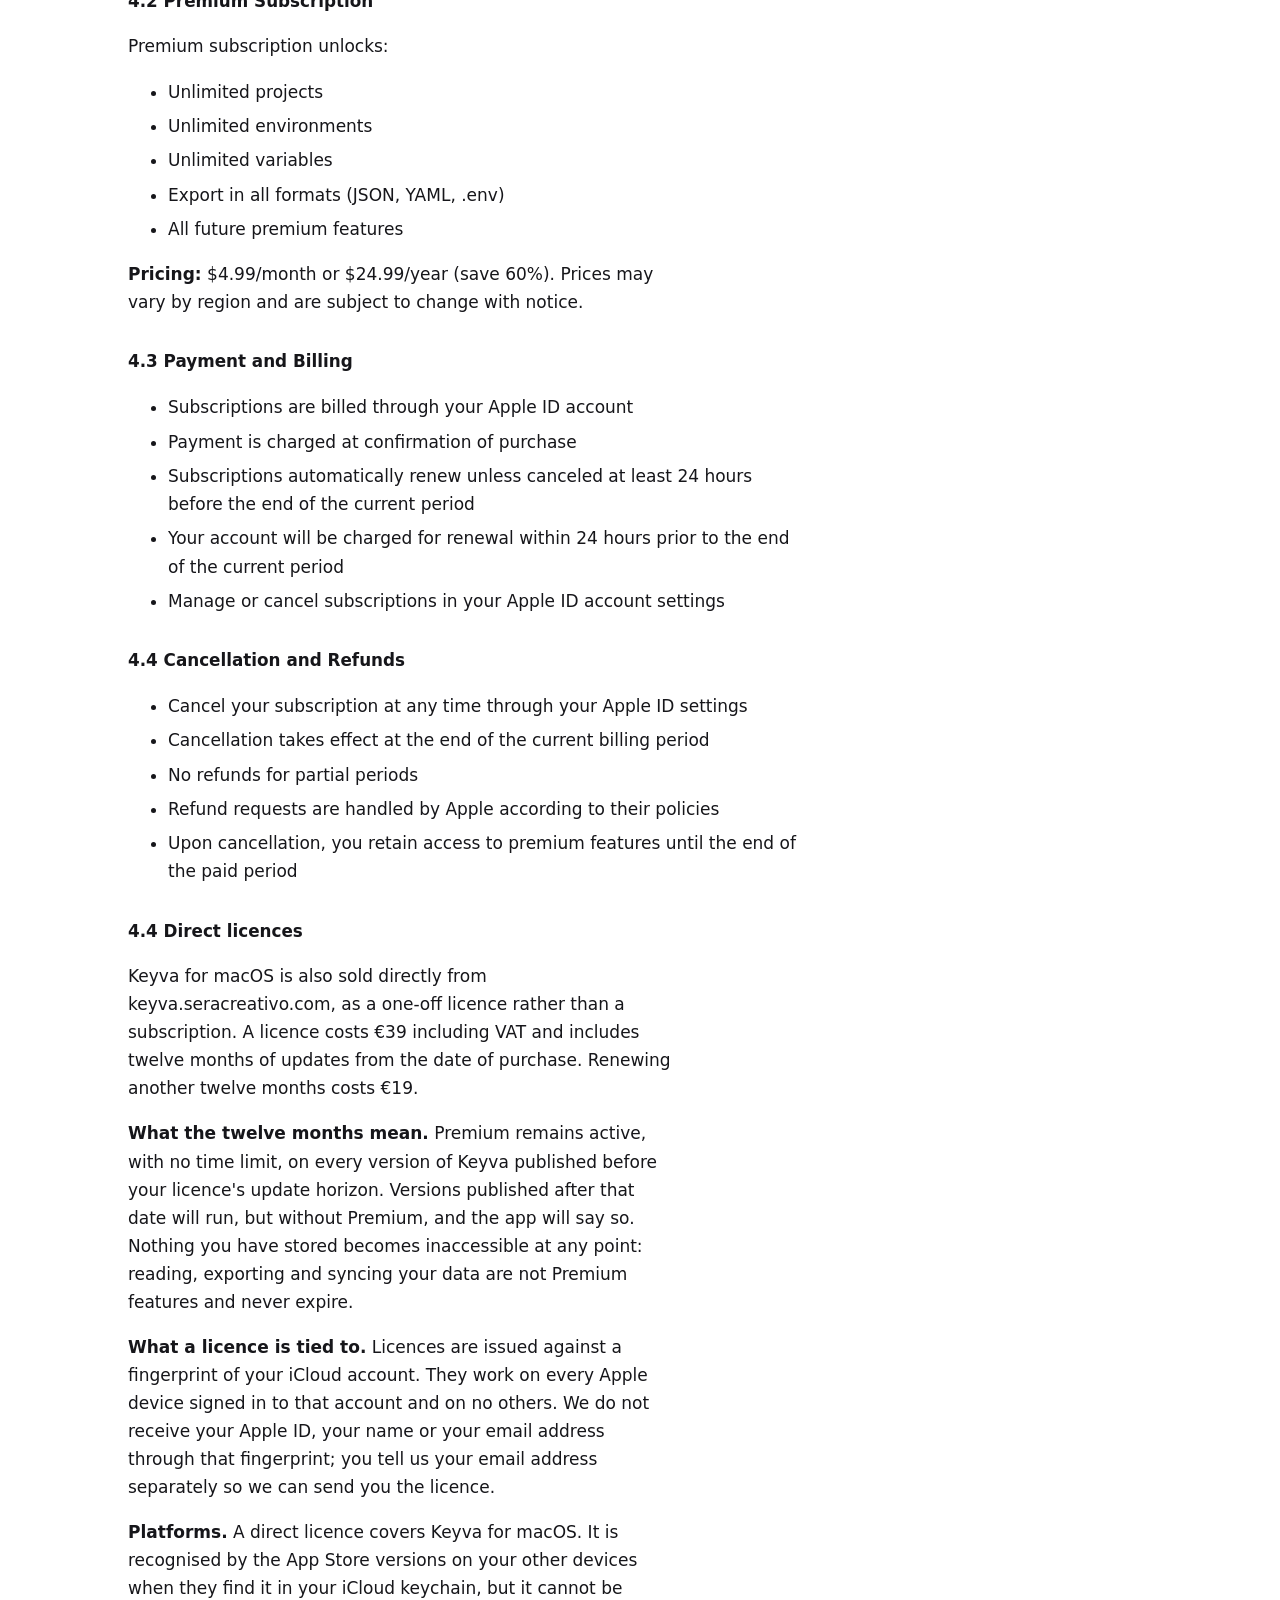
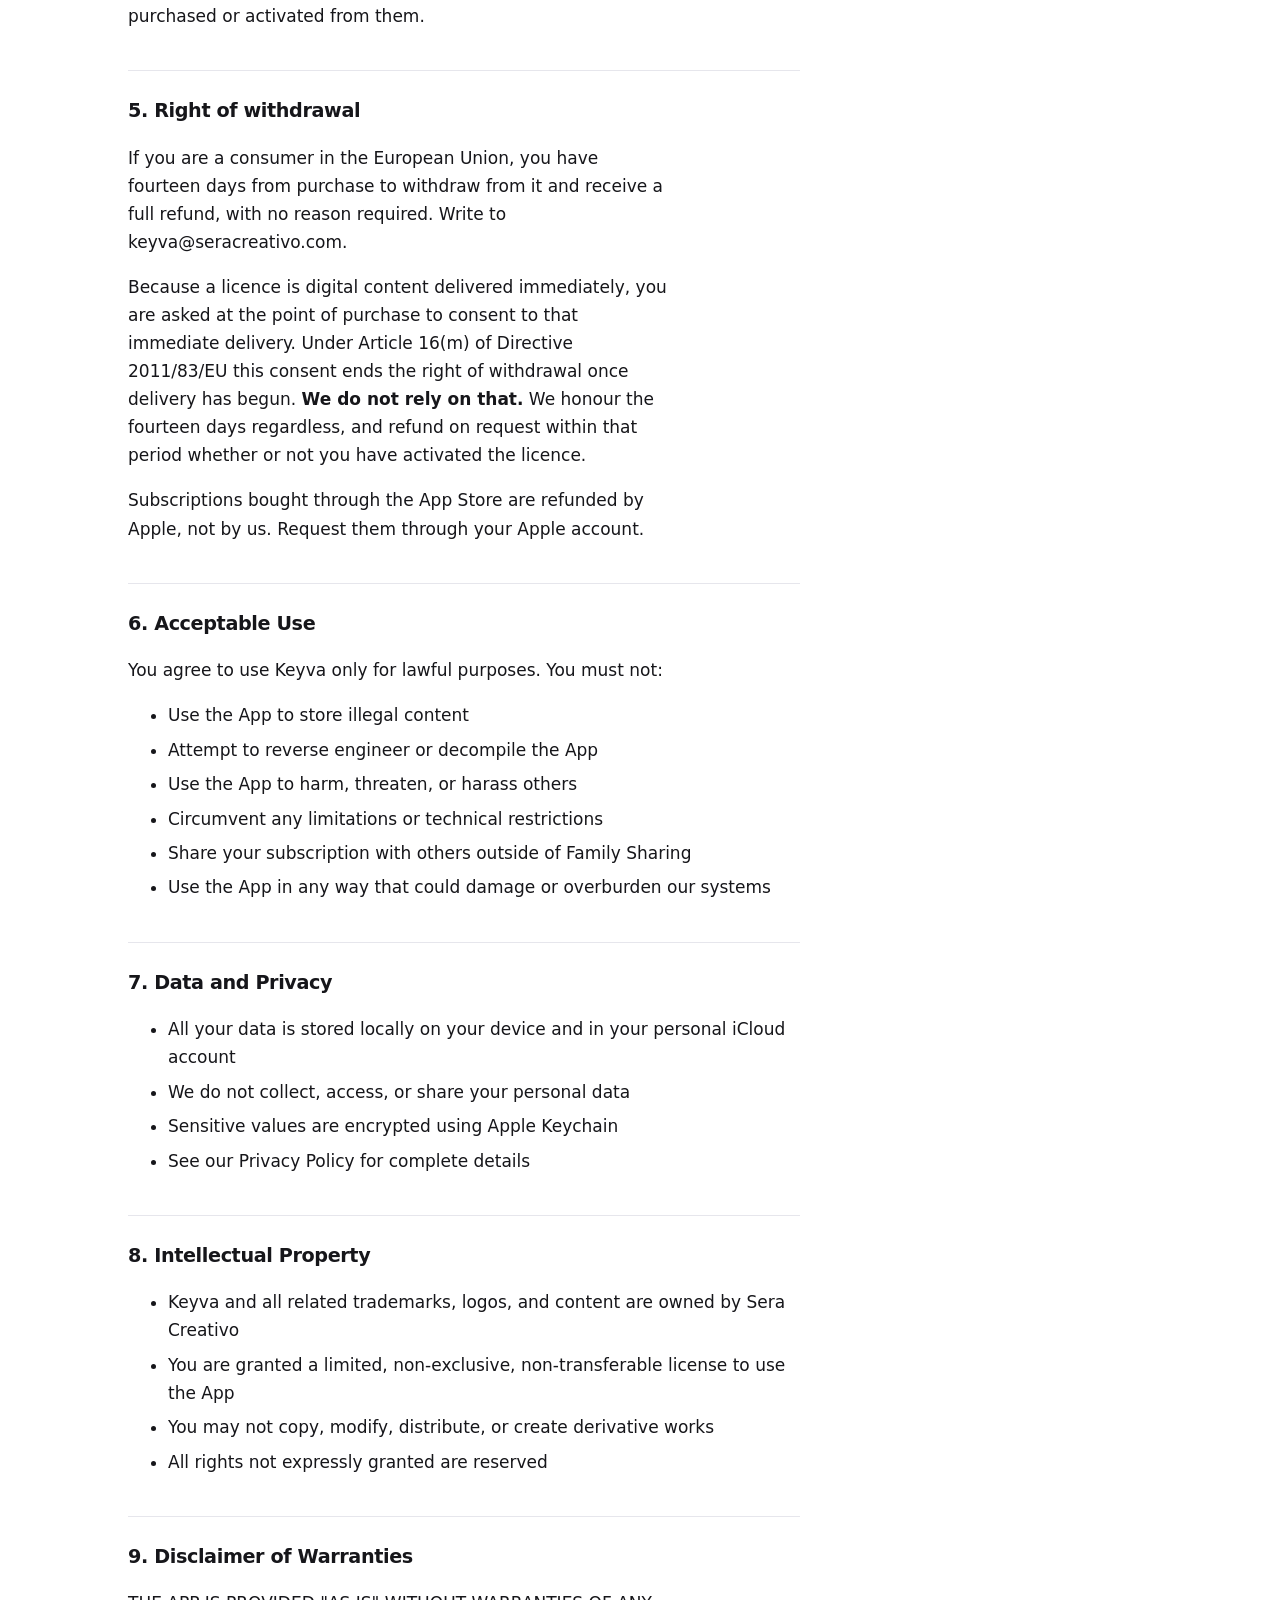
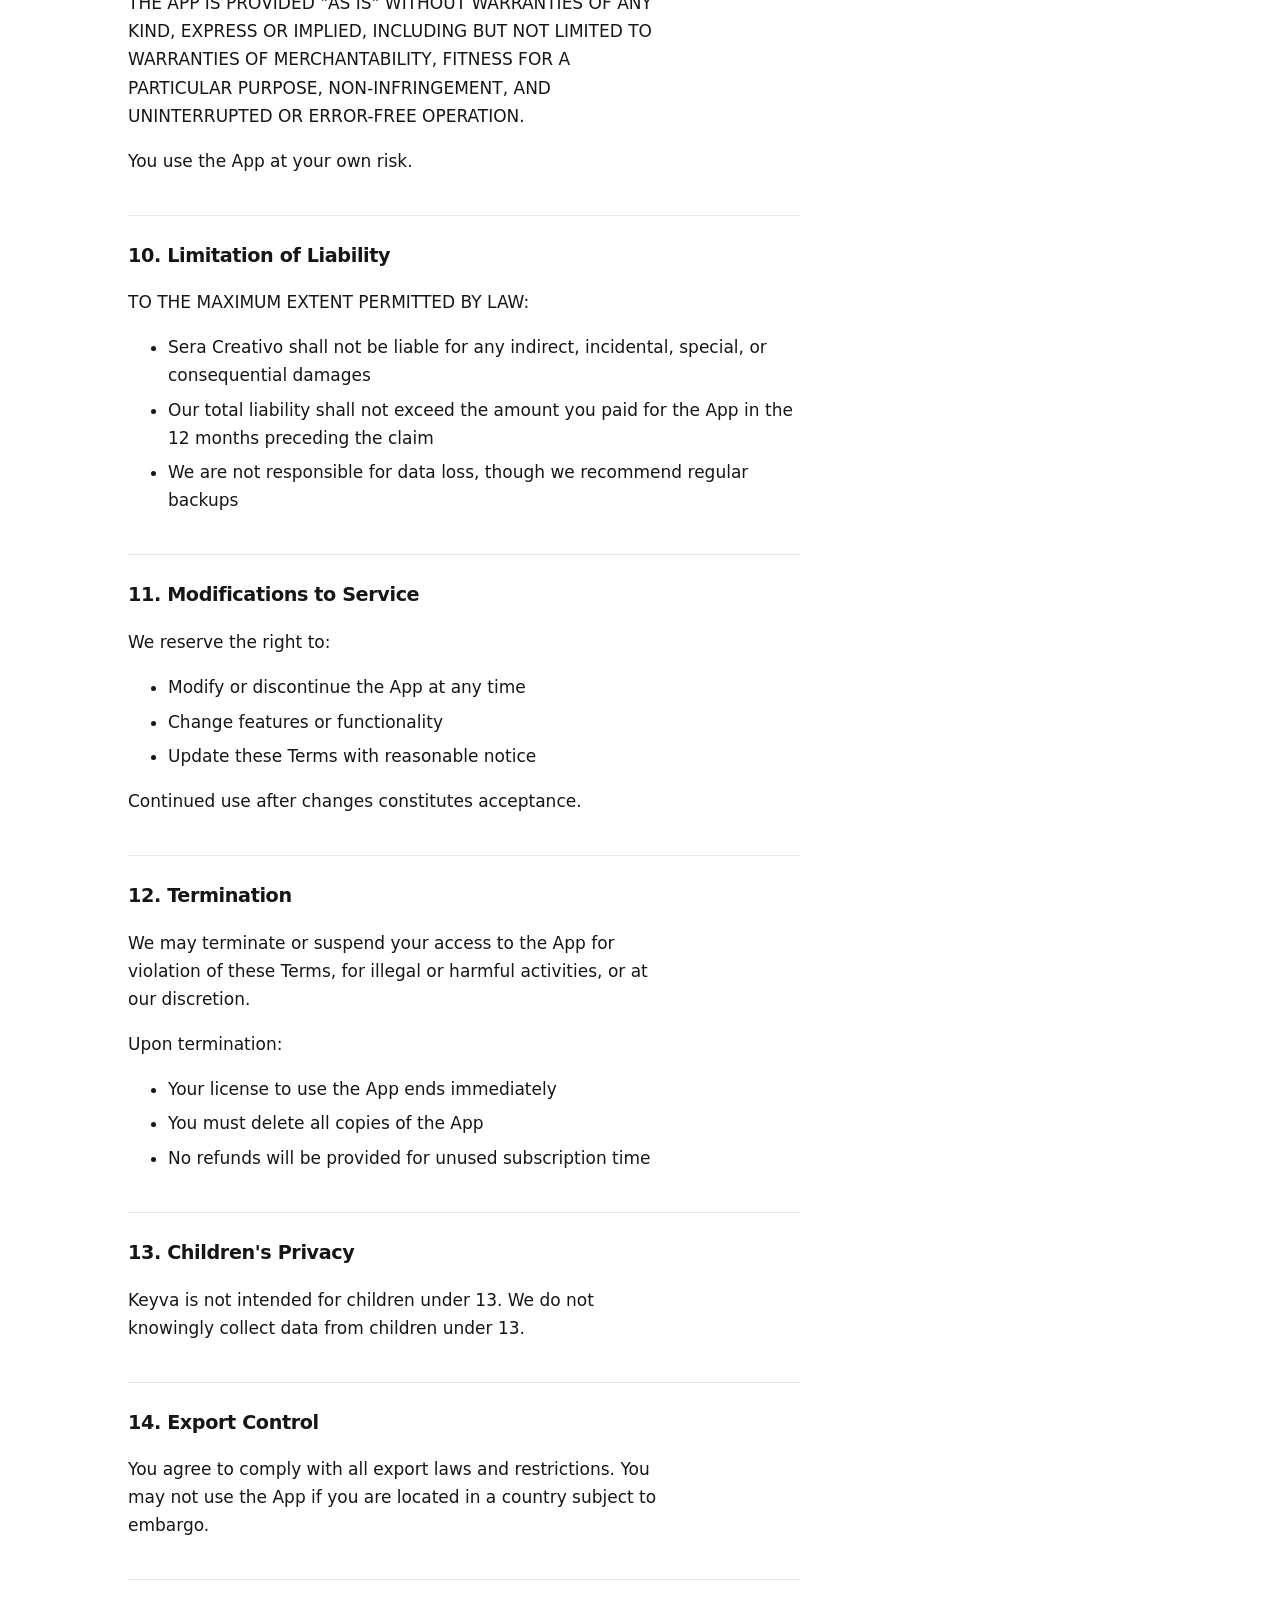
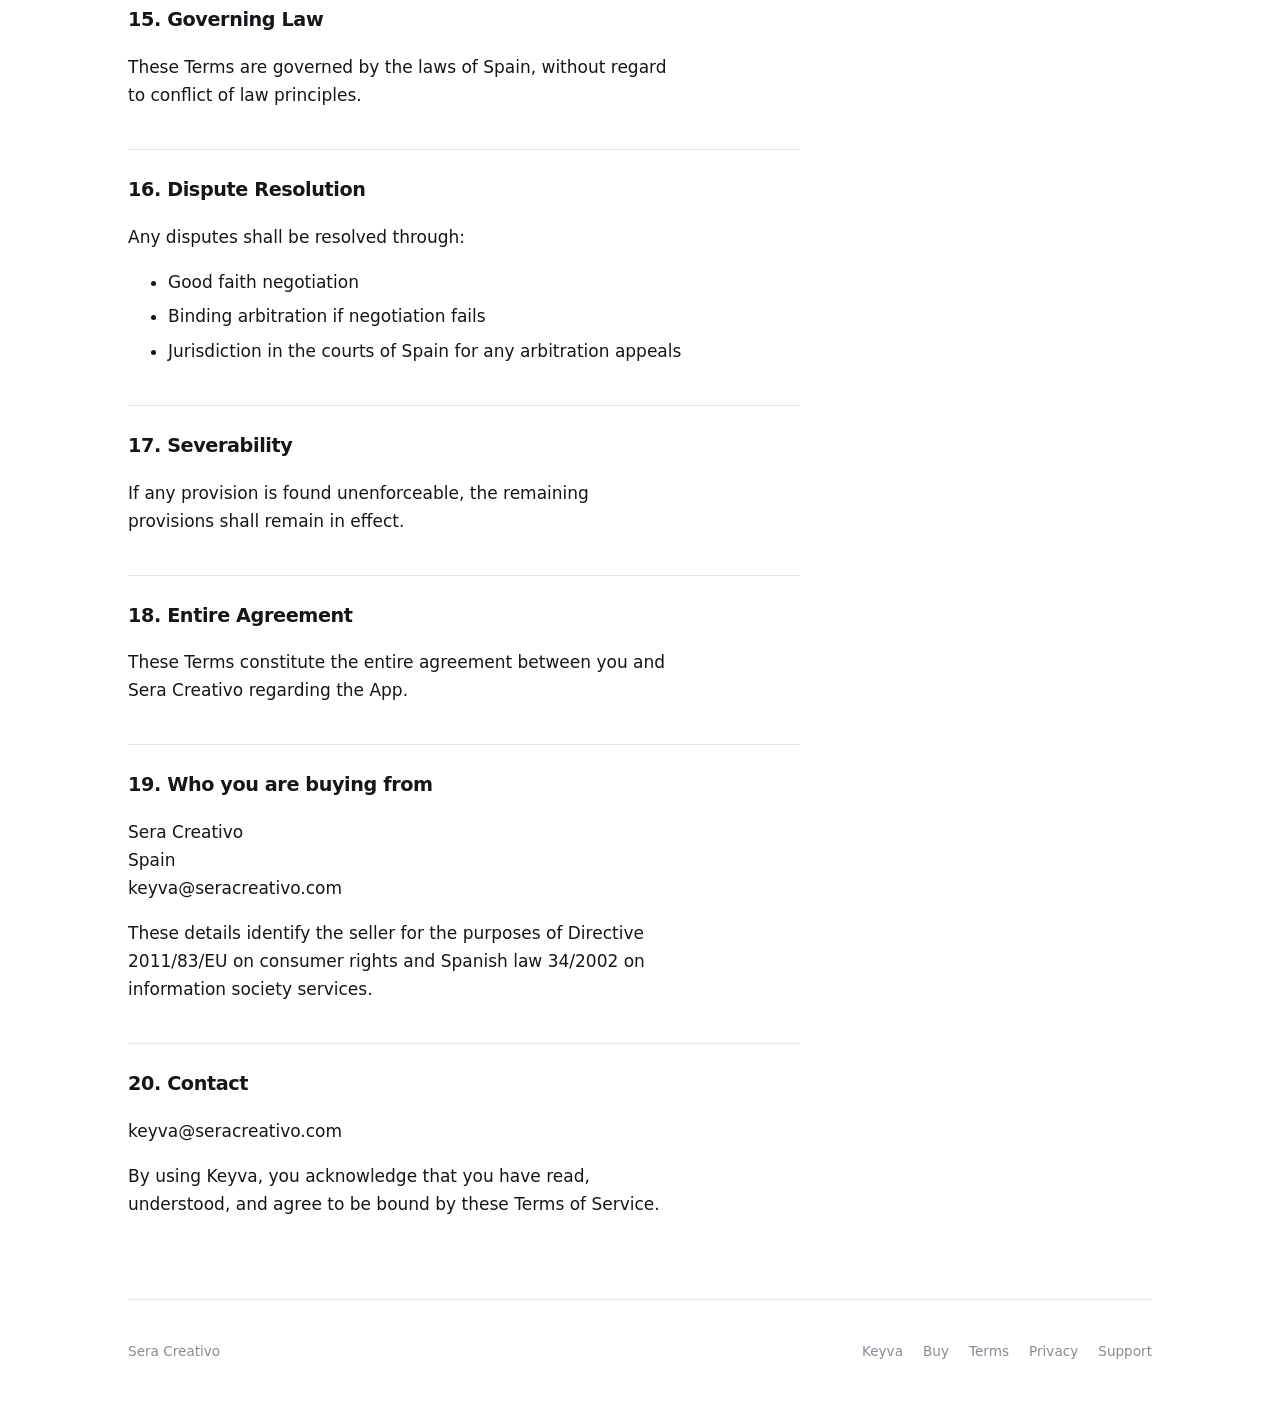
<file: terms/index.html>
<!doctype html>
<html lang="en">
<head>
<meta charset="utf-8">
<meta name="viewport" content="width=device-width, initial-scale=1">
<title>Terms of Service — Keyva</title>
<meta name="description" content="Terms of Service for Keyva.">
<link rel="stylesheet" href="/style.css">
<link rel="icon" href="/icon.png">
</head>
<body>

<header class="site-head wrap">
    <a class="mark" href="/"><img src="/icon.png" alt=""> Keyva</a>
    <nav>
        <a href="/terms/">Terms</a>
        <a href="/privacy/">Privacy</a>
    </nav>
</header>

<div class="wrap">
<article class="prose">
<h1>Terms of Service</h1>
<p class="updated">Effective December 9, 2024 · Last updated September 6, 2026</p>
<h2>1. Agreement to Terms</h2>
<p>By downloading, installing, or using Keyva ("the App"), you agree to be bound by these Terms of Service ("Terms"). If you do not agree to these Terms, do not use the App.</p>
<p>Keyva is developed and operated by Sera Creativo ("we", "us", or "our").</p>
<h2>2. Description of Service</h2>
<p>Keyva is an environment variables management application for Apple platforms (iOS, iPadOS, macOS, and visionOS) that allows you to:</p>
<ul>
    <li>Create and manage projects with multiple environments</li>
    <li>Store and organize environment variables securely</li>
    <li>Sync data across your Apple devices via iCloud</li>
    <li>Export variables in various formats (.env, JSON, YAML)</li>
    <li>Secure sensitive values using Apple Keychain</li>
</ul>
<h2>3. Account and iCloud</h2>
<p>Keyva uses your iCloud account to sync data across your devices. By using the App:</p>
<ul>
    <li>You must have a valid Apple ID and iCloud account</li>
    <li>You are responsible for maintaining the security of your Apple ID</li>
    <li>Data is stored in your personal iCloud container</li>
    <li>We do not have access to your iCloud data</li>
</ul>
<h2>4. Plans and payment</h2>
<h3>4.1 Free Tier</h3>
<p>The free version includes:</p>
<ul>
    <li>Up to 3 projects</li>
    <li>Up to 3 environments per project</li>
    <li>Up to 25 variables per environment</li>
    <li>Export in .env format only</li>
    <li>Full iCloud sync</li>
</ul>
<h3>4.2 Premium Subscription</h3>
<p>Premium subscription unlocks:</p>
<ul>
    <li>Unlimited projects</li>
    <li>Unlimited environments</li>
    <li>Unlimited variables</li>
    <li>Export in all formats (JSON, YAML, .env)</li>
    <li>All future premium features</li>
</ul>
<p><strong>Pricing:</strong> $4.99/month or $24.99/year (save 60%). Prices may vary by region and are subject to change with notice.</p>
<h3>4.3 Payment and Billing</h3>
<ul>
    <li>Subscriptions are billed through your Apple ID account</li>
    <li>Payment is charged at confirmation of purchase</li>
    <li>Subscriptions automatically renew unless canceled at least 24 hours before the end of the current period</li>
    <li>Your account will be charged for renewal within 24 hours prior to the end of the current period</li>
    <li>Manage or cancel subscriptions in your Apple ID account settings</li>
</ul>
<h3>4.4 Cancellation and Refunds</h3>
<ul>
    <li>Cancel your subscription at any time through your Apple ID settings</li>
    <li>Cancellation takes effect at the end of the current billing period</li>
    <li>No refunds for partial periods</li>
    <li>Refund requests are handled by Apple according to their policies</li>
    <li>Upon cancellation, you retain access to premium features until the end of the paid period</li>
</ul>
<h3>4.4 Direct licences</h3>
<p>Keyva for macOS is also sold directly from keyva.seracreativo.com, as a one-off
licence rather than a subscription. A licence costs €39 including VAT and includes
twelve months of updates from the date of purchase. Renewing another twelve months
costs €19.</p>
<p><strong>What the twelve months mean.</strong> Premium remains active, with no
time limit, on every version of Keyva published before your licence's update
horizon. Versions published after that date will run, but without Premium, and the
app will say so. Nothing you have stored becomes inaccessible at any point: reading,
exporting and syncing your data are not Premium features and never expire.</p>
<p><strong>What a licence is tied to.</strong> Licences are issued against a
fingerprint of your iCloud account. They work on every Apple device signed in to
that account and on no others. We do not receive your Apple ID, your name or your
email address through that fingerprint; you tell us your email address separately
so we can send you the licence.</p>
<p><strong>Platforms.</strong> A direct licence covers Keyva for macOS. It is
recognised by the App Store versions on your other devices when they find it in
your iCloud keychain, but it cannot be purchased or activated from them.</p>

<h2>5. Right of withdrawal</h2>
<p>If you are a consumer in the European Union, you have fourteen days from
purchase to withdraw from it and receive a full refund, with no reason required.
Write to keyva@seracreativo.com.</p>
<p>Because a licence is digital content delivered immediately, you are asked at the
point of purchase to consent to that immediate delivery. Under Article 16(m) of
Directive 2011/83/EU this consent ends the right of withdrawal once delivery has
begun. <strong>We do not rely on that.</strong> We honour the fourteen days
regardless, and refund on request within that period whether or not you have
activated the licence.</p>
<p>Subscriptions bought through the App Store are refunded by Apple, not by us.
Request them through your Apple account.</p>

<h2>6. Acceptable Use</h2>
<p>You agree to use Keyva only for lawful purposes. You must not:</p>
<ul>
    <li>Use the App to store illegal content</li>
    <li>Attempt to reverse engineer or decompile the App</li>
    <li>Use the App to harm, threaten, or harass others</li>
    <li>Circumvent any limitations or technical restrictions</li>
    <li>Share your subscription with others outside of Family Sharing</li>
    <li>Use the App in any way that could damage or overburden our systems</li>
</ul>
<h2>7. Data and Privacy</h2>
<ul>
    <li>All your data is stored locally on your device and in your personal iCloud account</li>
    <li>We do not collect, access, or share your personal data</li>
    <li>Sensitive values are encrypted using Apple Keychain</li>
    <li>See our Privacy Policy for complete details</li>
</ul>
<h2>8. Intellectual Property</h2>
<ul>
    <li>Keyva and all related trademarks, logos, and content are owned by Sera Creativo</li>
    <li>You are granted a limited, non-exclusive, non-transferable license to use the App</li>
    <li>You may not copy, modify, distribute, or create derivative works</li>
    <li>All rights not expressly granted are reserved</li>
</ul>
<h2>9. Disclaimer of Warranties</h2>
<p>THE APP IS PROVIDED "AS IS" WITHOUT WARRANTIES OF ANY KIND, EXPRESS OR IMPLIED, INCLUDING BUT NOT LIMITED TO WARRANTIES OF MERCHANTABILITY, FITNESS FOR A PARTICULAR PURPOSE, NON-INFRINGEMENT, AND UNINTERRUPTED OR ERROR-FREE OPERATION.</p>
<p>You use the App at your own risk.</p>
<h2>10. Limitation of Liability</h2>
<p>TO THE MAXIMUM EXTENT PERMITTED BY LAW:</p>
<ul>
    <li>Sera Creativo shall not be liable for any indirect, incidental, special, or consequential damages</li>
    <li>Our total liability shall not exceed the amount you paid for the App in the 12 months preceding the claim</li>
    <li>We are not responsible for data loss, though we recommend regular backups</li>
</ul>
<h2>11. Modifications to Service</h2>
<p>We reserve the right to:</p>
<ul>
    <li>Modify or discontinue the App at any time</li>
    <li>Change features or functionality</li>
    <li>Update these Terms with reasonable notice</li>
</ul>
<p>Continued use after changes constitutes acceptance.</p>
<h2>12. Termination</h2>
<p>We may terminate or suspend your access to the App for violation of these Terms, for illegal or harmful activities, or at our discretion.</p>
<p>Upon termination:</p>
<ul>
    <li>Your license to use the App ends immediately</li>
    <li>You must delete all copies of the App</li>
    <li>No refunds will be provided for unused subscription time</li>
</ul>
<h2>13. Children's Privacy</h2>
<p>Keyva is not intended for children under 13. We do not knowingly collect data from children under 13.</p>
<h2>14. Export Control</h2>
<p>You agree to comply with all export laws and restrictions. You may not use the App if you are located in a country subject to embargo.</p>
<h2>15. Governing Law</h2>
<p>These Terms are governed by the laws of Spain, without regard to conflict of law principles.</p>
<h2>16. Dispute Resolution</h2>
<p>Any disputes shall be resolved through:</p>
<ul>
    <li>Good faith negotiation</li>
    <li>Binding arbitration if negotiation fails</li>
    <li>Jurisdiction in the courts of Spain for any arbitration appeals</li>
</ul>
<h2>17. Severability</h2>
<p>If any provision is found unenforceable, the remaining provisions shall remain in effect.</p>
<h2>18. Entire Agreement</h2>
<p>These Terms constitute the entire agreement between you and Sera Creativo regarding the App.</p>
<h2>19. Who you are buying from</h2>
<p>
    Sera Creativo<br>
    Spain<br>
    keyva@seracreativo.com
</p>
<p>These details identify the seller for the purposes of Directive 2011/83/EU on
consumer rights and Spanish law 34/2002 on information society services.</p>

<h2>20. Contact</h2>
<p>keyva@seracreativo.com</p>
<p>By using Keyva, you acknowledge that you have read, understood, and agree to be bound by these Terms of Service.</p>
</article>
</div>

<footer class="site-foot wrap">
    <span>Sera Creativo</span>
    <nav>
        <a href="/">Keyva</a>
        <a href="/buy/">Buy</a>
        <a href="/terms/">Terms</a>
        <a href="/privacy/">Privacy</a>
        <a href="mailto:keyva@seracreativo.com">Support</a>
    </nav>
</footer>

</body>
</html>
</file>
<file: style.css>
/* Keyva — keyva.seracreativo.com */

:root {
    --ink: #16161a;
    --ink-soft: #55555f;
    --ink-faint: #8a8a95;
    --paper: #ffffff;
    --paper-tint: #f6f6f8;
    --line: #e6e6ec;
    --accent: #16161a;
    --radius: 14px;
    --measure: 34rem;
}

@media (prefers-color-scheme: dark) {
    :root {
        --ink: #f2f2f5;
        --ink-soft: #a8a8b3;
        --ink-faint: #71717d;
        --paper: #0e0e11;
        --paper-tint: #17171c;
        --line: #26262e;
        --accent: #f2f2f5;
    }
}

*, *::before, *::after { box-sizing: border-box; }

html { -webkit-text-size-adjust: 100%; }

body {
    margin: 0;
    font: 400 17px/1.65 -apple-system, BlinkMacSystemFont, "SF Pro Text", system-ui, sans-serif;
    color: var(--ink);
    background: var(--paper);
    -webkit-font-smoothing: antialiased;
}

/* One column, centred, with room to breathe on either side. Everything on the
   site sits in this grid so headings, prose and cards line up down the page. */
.wrap {
    width: min(64rem, 100% - 3rem);
    margin-inline: auto;
}

a { color: inherit; }

/* Header */

.site-head {
    display: flex;
    align-items: center;
    justify-content: space-between;
    gap: 1.5rem;
    padding: 1.75rem 0;
    font-size: 0.9rem;
}

.site-head nav {
    display: flex;
    gap: 1.5rem;
}

.site-head a {
    color: var(--ink-faint);
    text-decoration: none;
    transition: color 0.15s;
}

.site-head a:hover { color: var(--ink); }

.mark {
    display: inline-flex;
    align-items: center;
    gap: 0.55rem;
    font-weight: 600;
    letter-spacing: -0.01em;
    color: var(--ink);
    text-decoration: none;
}

.mark img { width: 26px; height: 26px; border-radius: 6px; }

/* Hero */

.hero {
    padding: 4.5rem 0 3.5rem;
    border-bottom: 1px solid var(--line);
}

h1 {
    margin: 0 0 1rem;
    font-size: clamp(2.2rem, 6vw, 3.4rem);
    line-height: 1.08;
    letter-spacing: -0.03em;
    font-weight: 600;
}

.lede {
    max-width: var(--measure);
    margin: 0 0 2rem;
    font-size: 1.15rem;
    color: var(--ink-soft);
}

/* Buttons */

.actions {
    display: flex;
    flex-wrap: wrap;
    align-items: center;
    gap: 0.75rem 1rem;
}

.button {
    display: inline-block;
    padding: 0.7rem 1.3rem;
    border: 1px solid var(--accent);
    border-radius: 999px;
    background: var(--accent);
    color: var(--paper);
    font-size: 0.95rem;
    font-weight: 500;
    text-decoration: none;
    transition: opacity 0.15s;
}

.button:hover { opacity: 0.85; }

.button.ghost {
    background: transparent;
    color: var(--ink);
    border-color: var(--line);
}

.note {
    font-size: 0.85rem;
    color: var(--ink-faint);
}

/* Sections */

section { padding: 3.5rem 0; }

h2 {
    margin: 0 0 0.75rem;
    font-size: 1.5rem;
    letter-spacing: -0.02em;
    font-weight: 600;
}

h3 {
    margin: 2rem 0 0.5rem;
    font-size: 1.05rem;
    font-weight: 600;
}

p { max-width: var(--measure); }

section > p:first-of-type { margin-top: 0; }

/* Two columns where there is room, one where there is not. Not flex: the cards
   have to line up across rows, and only a grid does that. */
.grid {
    display: grid;
    grid-template-columns: repeat(auto-fit, minmax(min(17rem, 100%), 1fr));
    gap: 1.25rem;
    margin-top: 2rem;
}

.card {
    padding: 1.4rem;
    border: 1px solid var(--line);
    border-radius: var(--radius);
    background: var(--paper-tint);
}

.card h3 { margin-top: 0; }

.card p {
    margin: 0;
    font-size: 0.95rem;
    color: var(--ink-soft);
}

/* Price */

.price {
    display: flex;
    align-items: baseline;
    gap: 0.5rem;
    margin-bottom: 0.5rem;
}

.price strong {
    font-size: 2rem;
    letter-spacing: -0.02em;
}

.price span {
    color: var(--ink-faint);
    font-size: 0.9rem;
}

/* Long-form pages */

.prose {
    max-width: 42rem;
    padding: 2.5rem 0 4rem;
}

.prose h1 { font-size: clamp(1.9rem, 4vw, 2.4rem); }

.prose h2 {
    margin-top: 2.5rem;
    padding-top: 1.5rem;
    border-top: 1px solid var(--line);
    font-size: 1.2rem;
}

.prose li { margin-bottom: 0.4rem; }

.prose .updated {
    margin-top: 0;
    font-size: 0.85rem;
    color: var(--ink-faint);
}

code {
    padding: 0.15em 0.4em;
    border-radius: 5px;
    background: var(--paper-tint);
    font: 0.9em ui-monospace, "SF Mono", Menlo, monospace;
}

/* A block of shell, which has to scroll inside itself rather than pushing the
   page sideways. */
pre {
    overflow-x: auto;
    padding: 1rem 1.1rem;
    border: 1px solid var(--line);
    border-radius: var(--radius);
    background: var(--paper-tint);
    font: 0.85rem/1.6 ui-monospace, "SF Mono", Menlo, monospace;
}

pre code { padding: 0; background: none; }

/* Footer */

.site-foot {
    padding: 2.5rem 0 3.5rem;
    border-top: 1px solid var(--line);
    display: flex;
    flex-wrap: wrap;
    justify-content: space-between;
    gap: 1rem;
    font-size: 0.85rem;
    color: var(--ink-faint);
}

.site-foot nav {
    display: flex;
    flex-wrap: wrap;
    gap: 1.25rem;
}

.site-foot a { text-decoration: none; }

.site-foot a:hover { color: var(--ink); }
</file>
